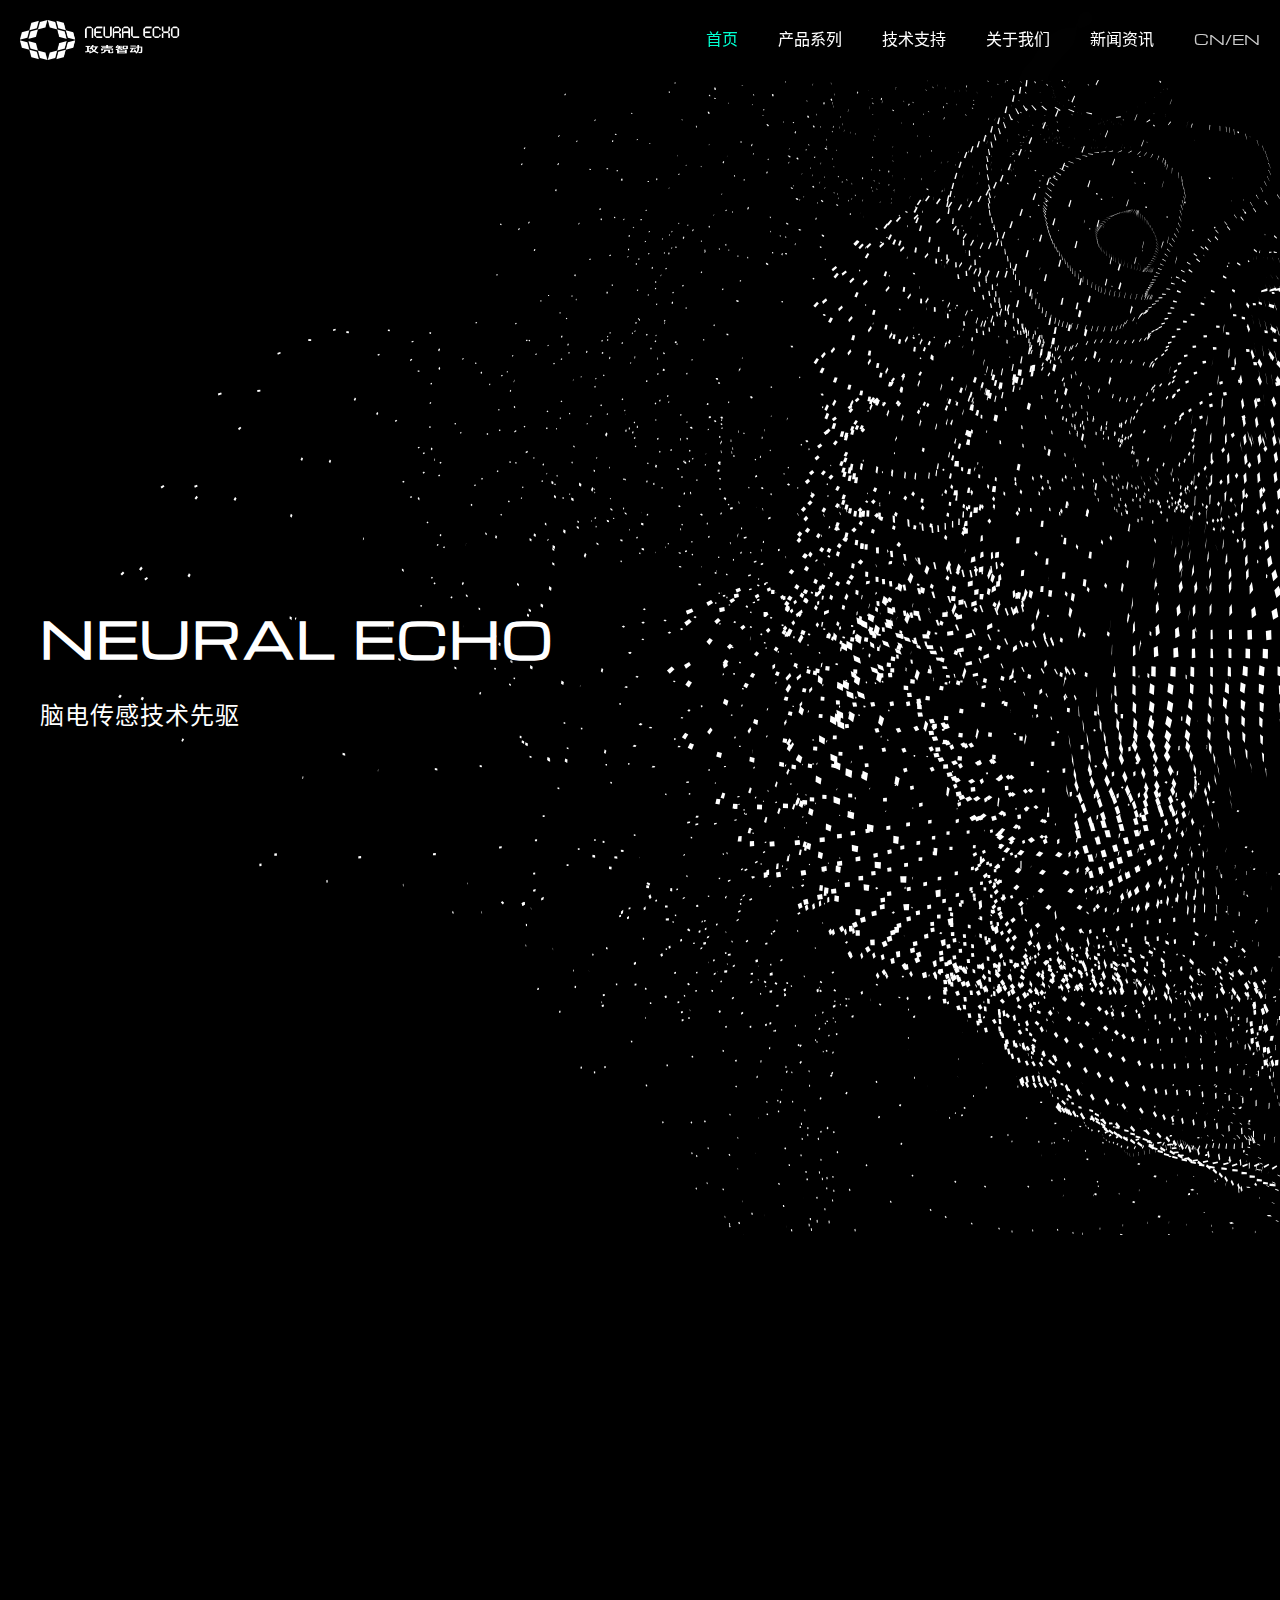
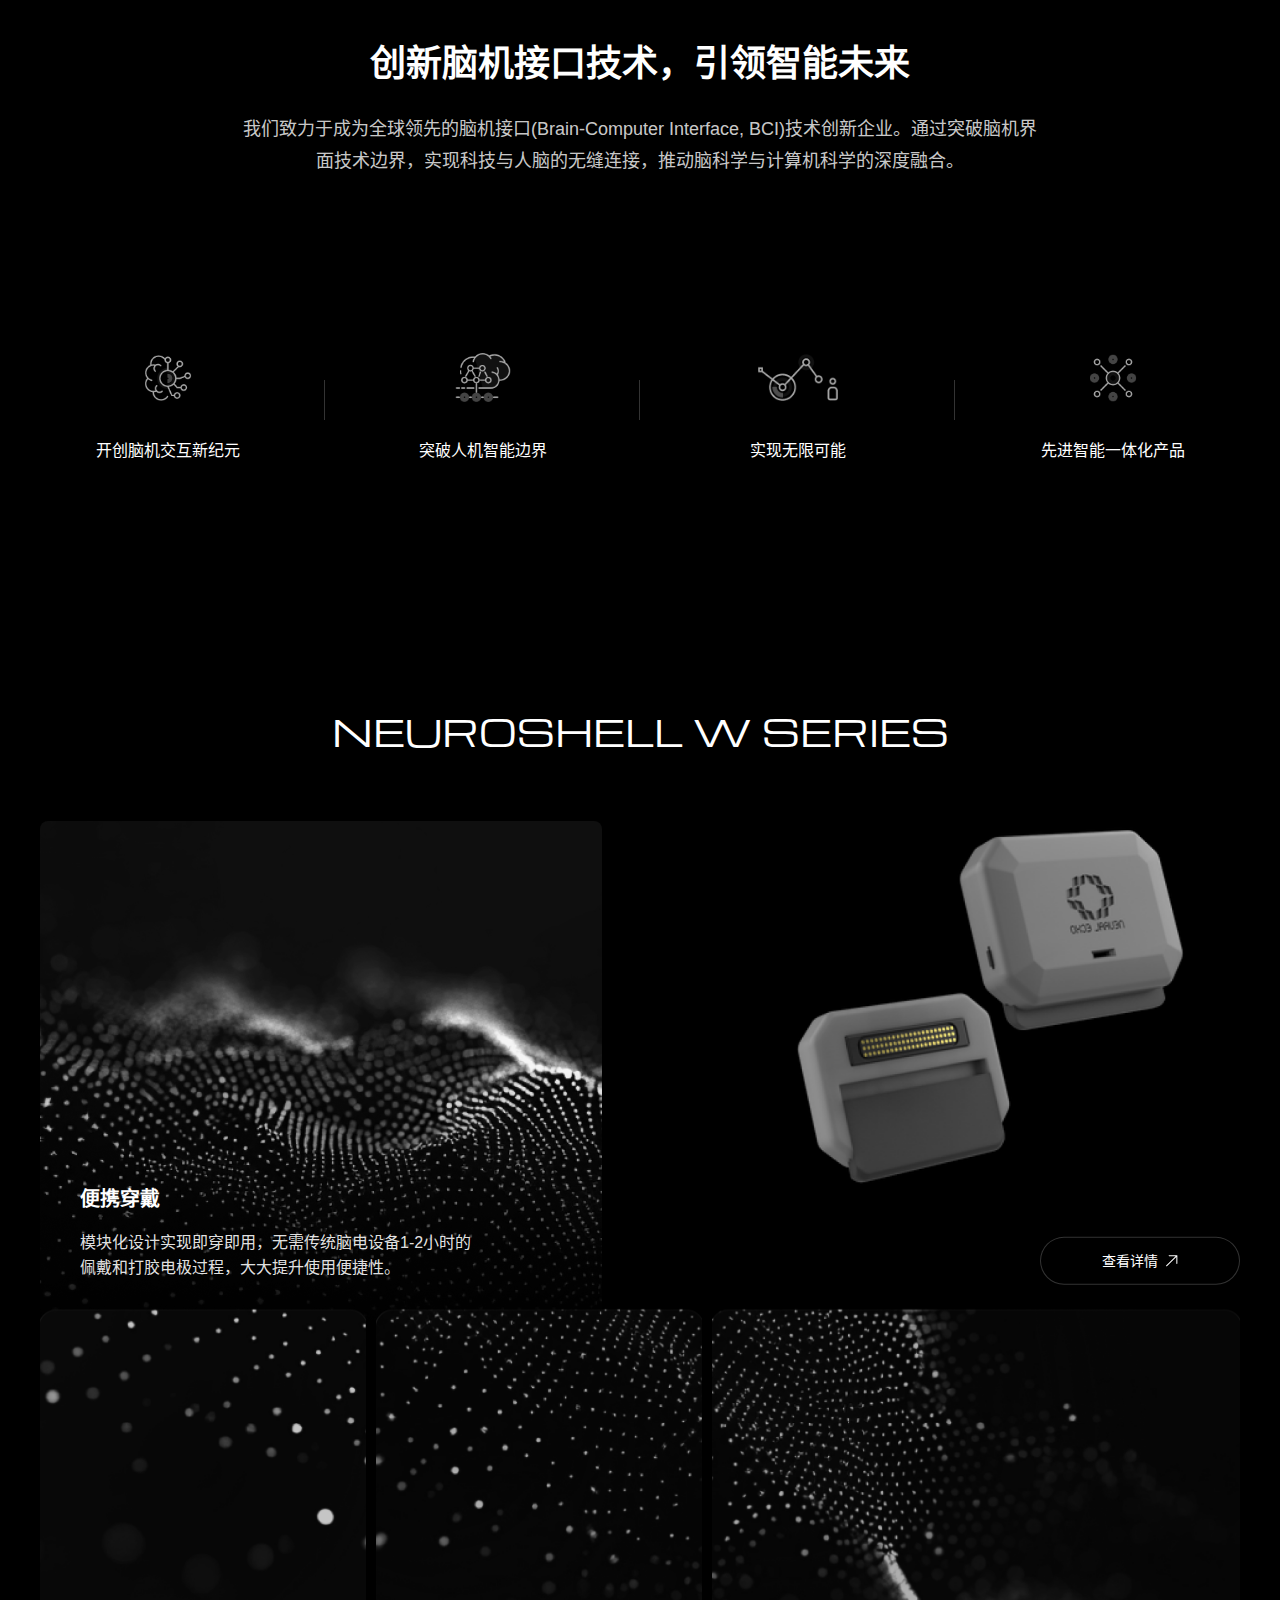
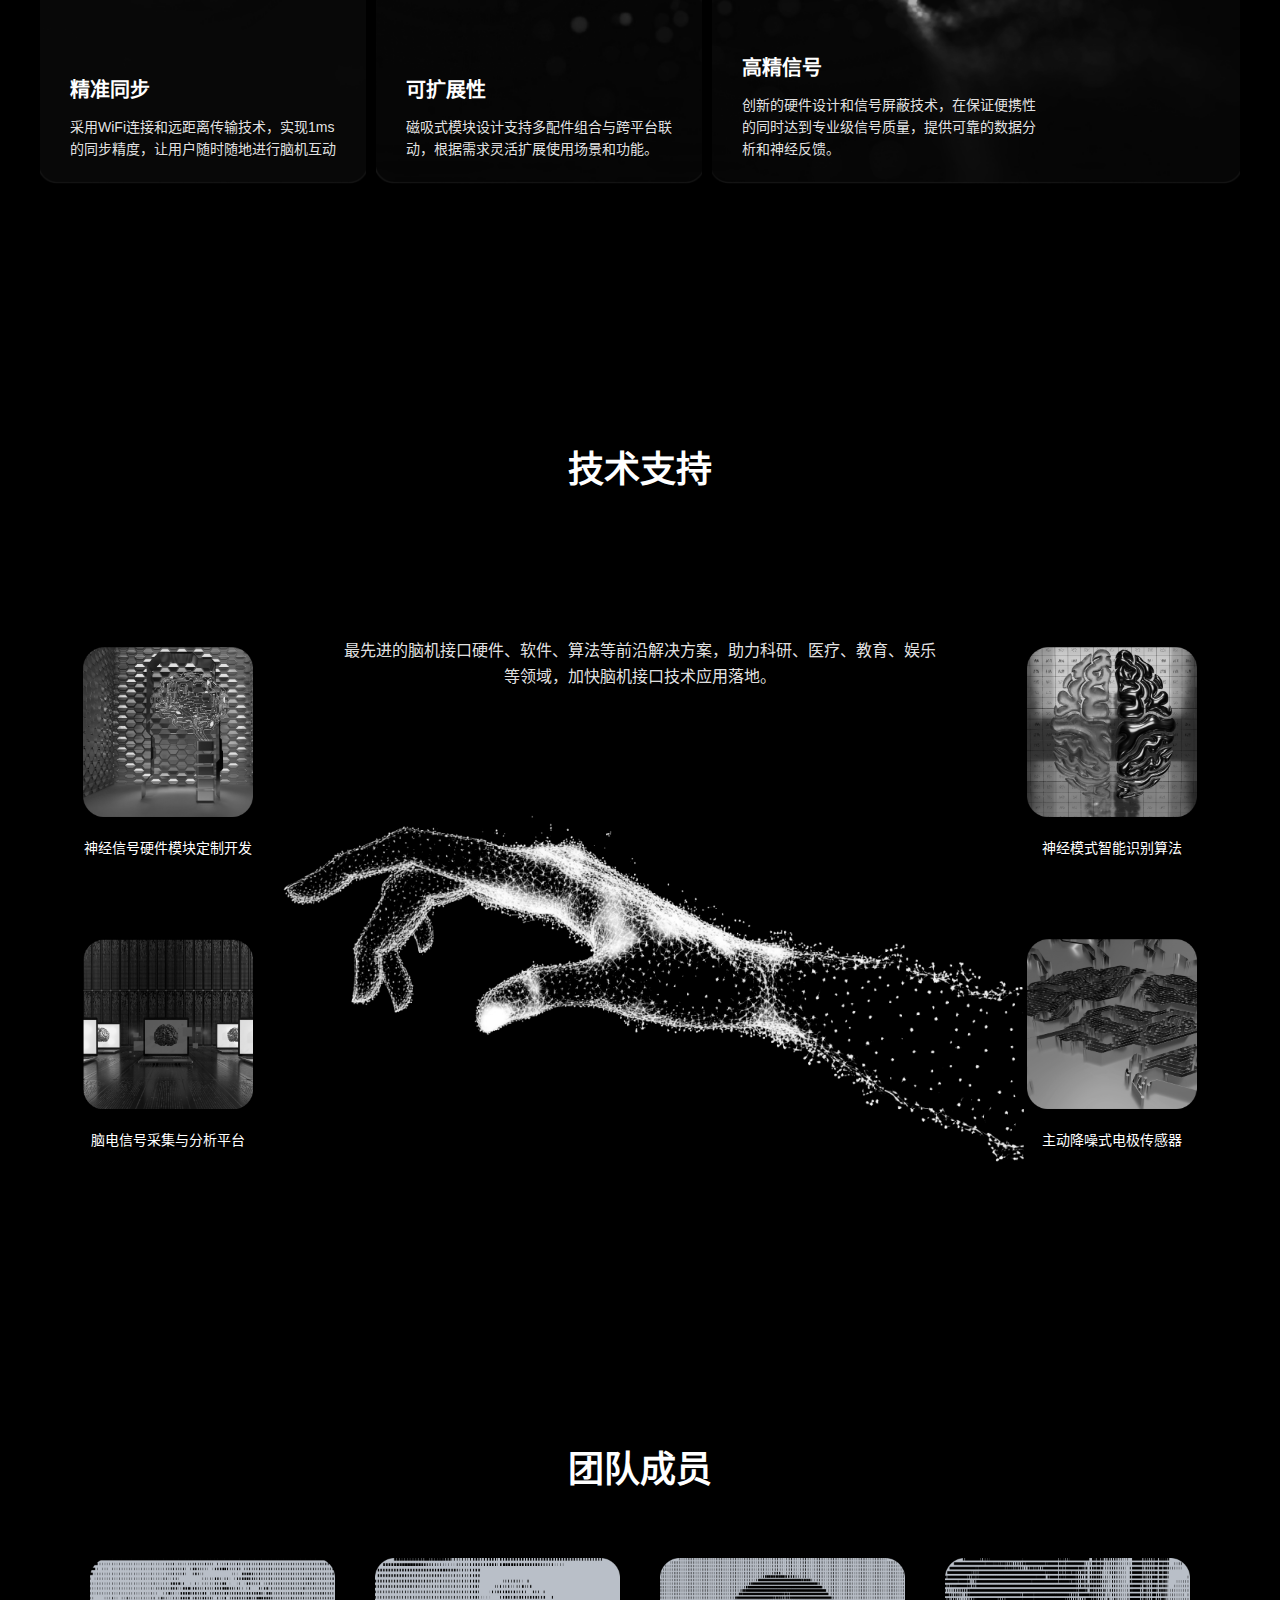
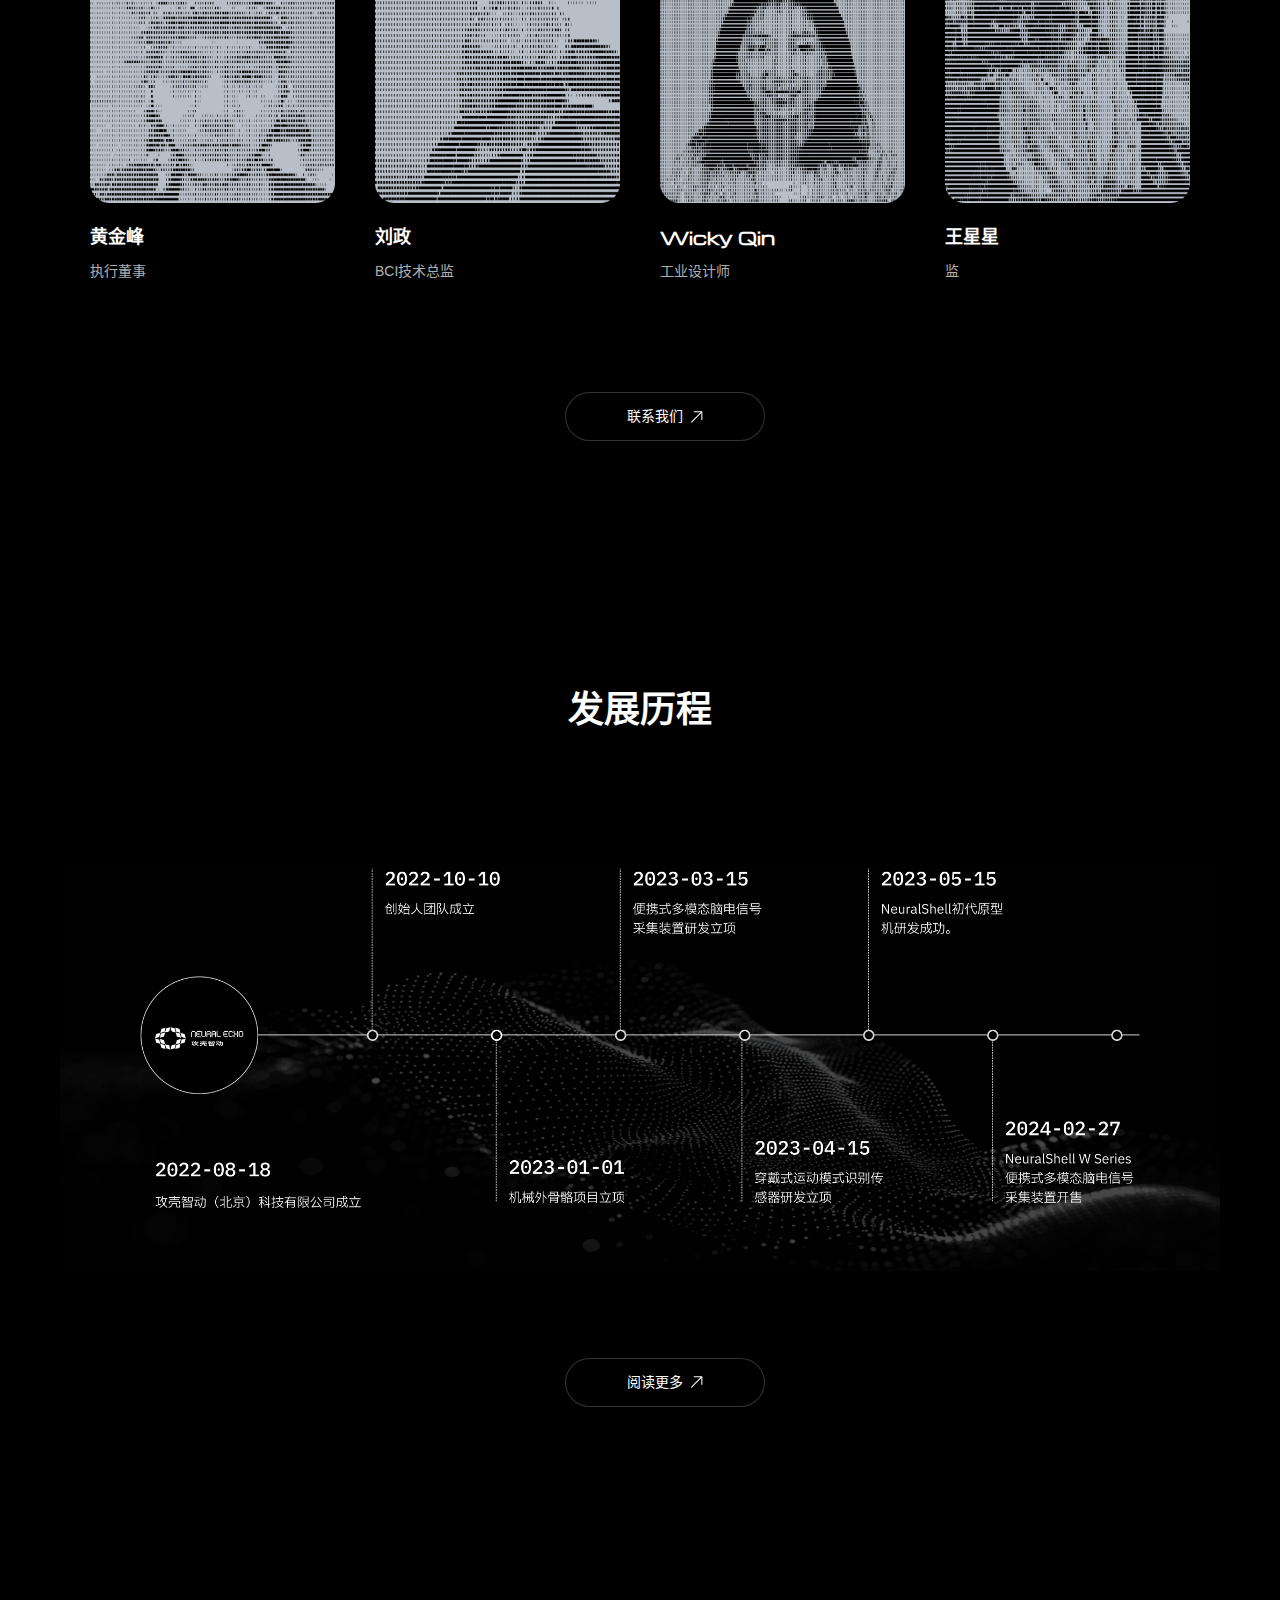
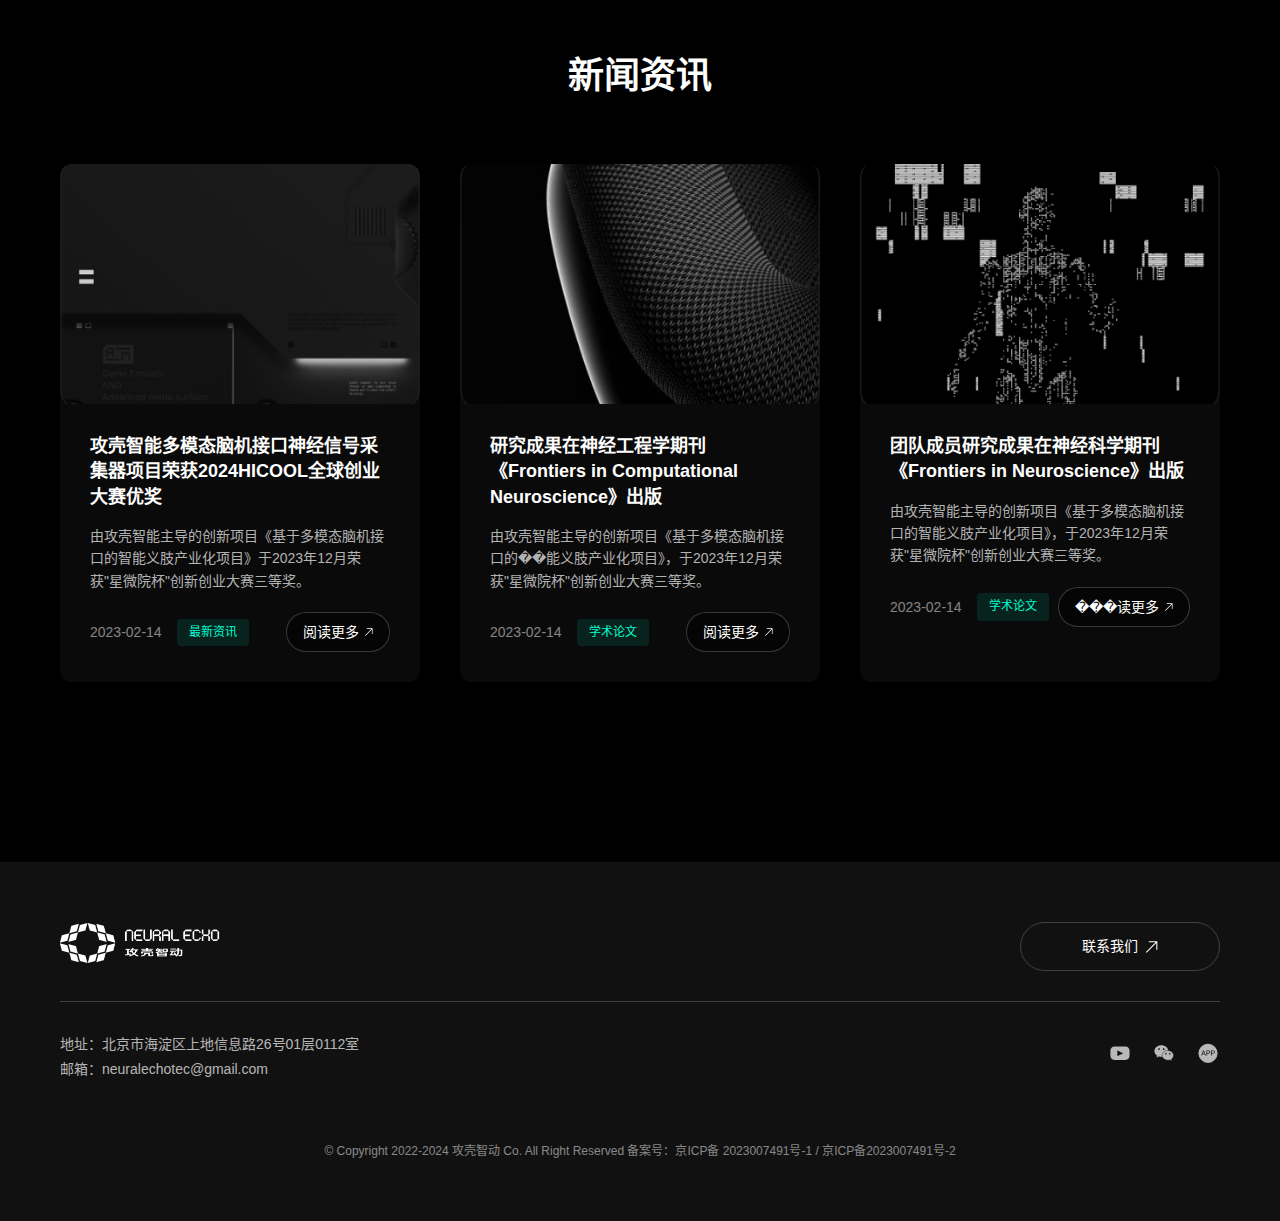
<file: index.html>
<!DOCTYPE html>
<html lang="zh-CN">
<head>
    <meta charset="UTF-8">
    <meta name="viewport" content="width=device-width, initial-scale=1.0">
    <title>Neural Echo - 智能科技解决方案</title>
    <link rel="stylesheet" href="css/style.css">
</head>
<body class="dark-theme index-page">
    <!-- 导航栏 -->
    <nav class="navbar">
        <div class="container">
            <div class="logo">
                <a href="index.html">
                    <img src="images/logo.png" alt="Neural Echo">
                </a>
            </div>
            <ul class="nav-links">
                <li><a href="index.html" class="active" data-i18n="nav.home">首页</a></li>
                <li><a href="products.html" data-i18n="nav.products">产品系列</a></li>
                <li><a href="technology.html" data-i18n="nav.technology">技术支持</a></li>
                <li><a href="about.html" data-i18n="nav.about">关于我们</a></li>
                <li><a href="news.html" data-i18n="nav.news">新闻资讯</a></li>
                <li><a href="#" class="lang-switch" data-lang="zh">CN/EN</a></li>
            </ul>
        </div>
    </nav>

    <!-- Hero区域 -->
    <section id="hero" class="hero hero-index">
        <div class="container">
            <div class="hero-header">
                <div class="hero-left">
                    <h1 class="hero-title en">NEURAL ECHO</h1>
                    <p class="hero-subtitle" data-i18n="index.hero.subtitle">脑电传感技术先驱</p>
                </div>
            </div>
        </div>
    </section>

    <!-- Slogan区域 -->
    <section class="slogan-section">
        <div class="container">
            <div class="slogan-content">
                <h2 class="main-slogan" data-i18n="index.hero.mainSlogan">创新脑机接口技术，引领智能未来</h2>
                <p class="sub-slogan" data-i18n="index.hero.subSlogan">我们致力于成为全球领先的脑机接口(Brain-Computer Interface, BCI)技术创新企业。通过突破脑机界面技术边界，实现科技与人脑的无缝连接，推动脑科学与计算机科学的深度融合。我们将持续创新，开发领先产品和解决方案，为人类开启智能联的崭新未来。</p>
            </div>
        </div>
    </section>

    <!-- 特点介绍 -->
    <section class="features">
        <div class="container">
            <div class="features-grid">
                <div class="feature-item">
                    <div class="feature-icon feature-icon-1"></div>
                    <p data-i18n="index.features.title1">开创脑机交互新纪元</p>
                </div>
                <div class="feature-item">
                    <div class="feature-icon feature-icon-2"></div>
                    <p data-i18n="index.features.title2">突破人机智能边界</p>
                </div>
                <div class="feature-item">
                    <div class="feature-icon feature-icon-3"></div>
                    <p data-i18n="index.features.title3">实现无限可能</p>
                </div>
                <div class="feature-item">
                    <div class="feature-icon feature-icon-4"></div>
                    <p data-i18n="index.features.title4">先进智能一体化产品</p>
                </div>
            </div>
        </div>
    </section>

    <!-- 产品展示 -->
    <section id="products" class="products">
        <div class="container">
            <h2 class="en">NEUROSHELL W SERIES</h2>
            <div class="product-showcase">
                <!-- 左侧大图 -->
                <div class="product-main">
                    <div class="product-image main-image">
                        <!-- 波浪粒子背景图 -->
                    </div>
                    <div class="product-overlay">
                        <h3 data-i18n="index.products.title">便携穿戴</h3>
                        <p data-i18n="index.products.desc">模块化设计实现即穿即用，无需传统脑电设备1-2小时的佩戴和打胶电极过程，大大提升使用便捷性。</p>
                    </div>
                </div>
                <!-- 右侧产品图和按钮 -->
                <div class="product-right">
                    <div class="product-device">
                        <!-- 产品实物图 -->
                    </div>
                    <a href="products.html" class="view-more" data-i18n="index.products.viewMore">查看详情</a>
                </div>
            </div>
            <!-- 底部三个特性说明 -->
            <div class="product-features">
                <div class="feature-box">
                    <div class="feature-image"></div>
                    <div class="feature-content">
                        <h3 data-i18n="index.products.features.precision.title">精准同步</h3>
                        <p data-i18n="index.products.features.precision.desc">采用WiFi连接和远距离传输技术，实现1ms的同步精度，让用户随时随地进行脑机互动</p>
                    </div>
                </div>
                <div class="feature-box">
                    <div class="feature-image">
                        <!-- 可扩展性背景图 -->
                    </div>
                    <div class="feature-content">
                        <h3>可扩展性</h3>
                        <p>磁吸式模块设计支持多配件组合与跨平台联动，根据需求灵活扩展使用场景和功能。</p>
                    </div>
                </div>
                <div class="feature-box">
                    <div class="feature-image">
                        <!-- 高精信号背景图 -->
                    </div>
                    <div class="feature-content">
                        <h3>高精信号</h3>
                        <p>创新的硬件设计和信号屏蔽技术，在保证便携性的同时达到专业级信号质量，提供可靠的数据分析和神经反馈。</p>
                    </div>
                </div>
            </div>
        </div>
    </section>

    <!-- 技术支持 -->
    <section id="technology" class="technology">
        <div class="container">
            <h2 data-i18n="index.technology.title">技术支持</h2>
            <div class="tech-content">
                <div class="tech-left">
                    <div class="tech-item">
                        <div class="tech-image small-image-1"></div>
                        <p data-i18n="index.technology.tech1">神经信号硬件模块定制开发</p>
                    </div>
                    <div class="tech-item">
                        <div class="tech-image small-image-2"></div>
                        <p>脑电信号采集与分析平台</p>
                    </div>
                </div>
                <div class="tech-center">
                    <div class="tech-main-image"></div>
                    <p data-i18n="index.technology.desc">最先进的脑机接口硬件、软件、算法等前沿解决方案，助力科研、医疗、教育、娱乐等领域，加快脑机接口技术应用落地。</p>
                </div>
                <div class="tech-right">
                    <div class="tech-item">
                        <div class="tech-image small-image-3"></div>
                        <p>神经模式智能识别算法</p>
                    </div>
                    <div class="tech-item">
                        <div class="tech-image small-image-4"></div>
                        <p>主动降噪式电极传感器</p>
                    </div>
                </div>
            </div>
        </div>
    </section>

    <!-- 团队展示 -->
    <section class="team">
        <div class="container">
            <h2>团队成员</h2>
            <div class="team-grid">
                <div class="team-member">
                    <div class="member-image member-1"></div>
                    <h3 data-i18n="index.team.members.member1.name">黄金峰</h3>
                    <p data-i18n="index.team.members.member1.position">执行董事</p>
                </div>
                <div class="team-member">
                    <div class="member-image member-2"></div>
                    <h3>刘政</h3>
                    <p>BCI技术总监</p>
                </div>
                <div class="team-member">
                    <div class="member-image member-3"></div>
                    <h3 class="en">Wicky Qin</h3>
                    <p>工业设计师</p>
                </div>
                <div class="team-member">
                    <div class="member-image member-4"></div>
                    <h3>王星星</h3>
                    <p>监</p>
                </div>
            </div>
            <div class="team-button">
                <a href="about.html#contact" class="view-more">联系我们</a>
            </div>
        </div>
    </section>

    <!-- 发展历程 -->
    <section class="timeline">
        <div class="container">
            <h2>发展历程</h2>
            <div class="timeline-container">
                <div class="timeline-image"></div>
            </div>
            <div class="timeline-button">
                <a href="about.html" class="view-more">阅读更多</a>
            </div>
        </div>
    </section>

    <!-- 新闻资讯 -->
    <section id="news" class="news">
        <div class="container">
            <h2>新闻资讯</h2>
            <div class="news-grid">
                <div class="news-item">
                    <div class="news-image news-1"></div>
                    <div class="news-content">
                        <h3>攻壳智能多模态脑机接口神经信号采集器项目荣获2024HICOOL全球创业大赛优奖</h3>
                        <p>由攻壳智能主导的创新项目《基于多模态脑机接口的智能义肢产业化项目》于2023年12月荣获"星微院杯"创新创业大赛三等奖。</p>
                        <div class="news-meta">
                            <div class="meta-left">
                                <span class="date" data-i18n="index.news.meta.date">2023-02-14</span>
                                <span class="tag" data-i18n="index.news.meta.latest">最新资讯</span>
                            </div>
                            <a href="#" class="view-more" data-i18n="index.news.meta.readMore">阅读更多</a>
                        </div>
                    </div>
                </div>
                <div class="news-item">
                    <div class="news-image news-2"></div>
                    <div class="news-content">
                        <h3>研究成果在神经工程学期刊《Frontiers in Computational Neuroscience》出版</h3>
                        <p>由攻壳智能主导的创新项目《基于多模态脑机接口的��能义肢产业化项目》，于2023年12月荣获"星微院杯"创新创业大赛三等奖。</p>
                        <div class="news-meta">
                            <div class="meta-left">
                                <span class="date">2023-02-14</span>
                                <span class="tag">学术论文</span>
                            </div>
                            <a href="#" class="view-more">阅读更多</a>
                        </div>
                    </div>
                </div>
                <div class="news-item">
                    <div class="news-image news-3"></div>
                    <div class="news-content">
                        <h3>团队成员研究成果在神经科学期刊《Frontiers in Neuroscience》出版</h3>
                        <p>由攻壳智能主导的创新项目《基于多模态脑机接口的智能义肢产业化项目》，于2023年12月荣获"星微院杯"创新创业大赛三等奖。</p>
                        <div class="news-meta">
                            <div class="meta-left">
                                <span class="date">2023-02-14</span>
                                <span class="tag">学术论文</span>
                            </div>
                            <a href="#" class="view-more">���读更多</a>
                        </div>
                    </div>
                </div>
            </div>
        </div>
    </section>

    <!-- 页脚 -->
    <footer>
        <div class="container">
            <div class="footer-top">
                <div class="footer-logo">
                    <img src="images/logo.png" alt="Neural Echo">
                </div>
                <a href="about.html#contact" class="view-more">联系我们</a>
            </div>
            <div class="footer-divider"></div>
            <div class="footer-content">
                <div class="footer-info">
                    <p data-i18n="common.address">地址：北京市海淀区上地信息路26号01层0112室</p>
                    <p data-i18n="common.email">邮箱：neuralechotec@gmail.com</p>
                </div>
                <div class="social-links">
                    <a href="#" class="social-link"><img src="images/social-youtube.svg" alt="YouTube"></a>
                    <a href="#" class="social-link"><img src="images/social-wechat.svg" alt="WeChat"></a>
                    <a href="#" class="social-link"><img src="images/social-bilibili.svg" alt="Bilibili"></a>
                </div>
            </div>
            <div class="footer-bottom">
                <p data-i18n="common.copyright">© Copyright 2022-2024 攻壳智能 Co. All Right Reserved 备案号：京ICP备 2023007491号-1 / 京ICP备2023007491号-2</p>
            </div>
        </div>
    </footer>

    <script src="js/i18n.js"></script>
    <script src="js/main.js"></script>
</body>
</html>
</file>
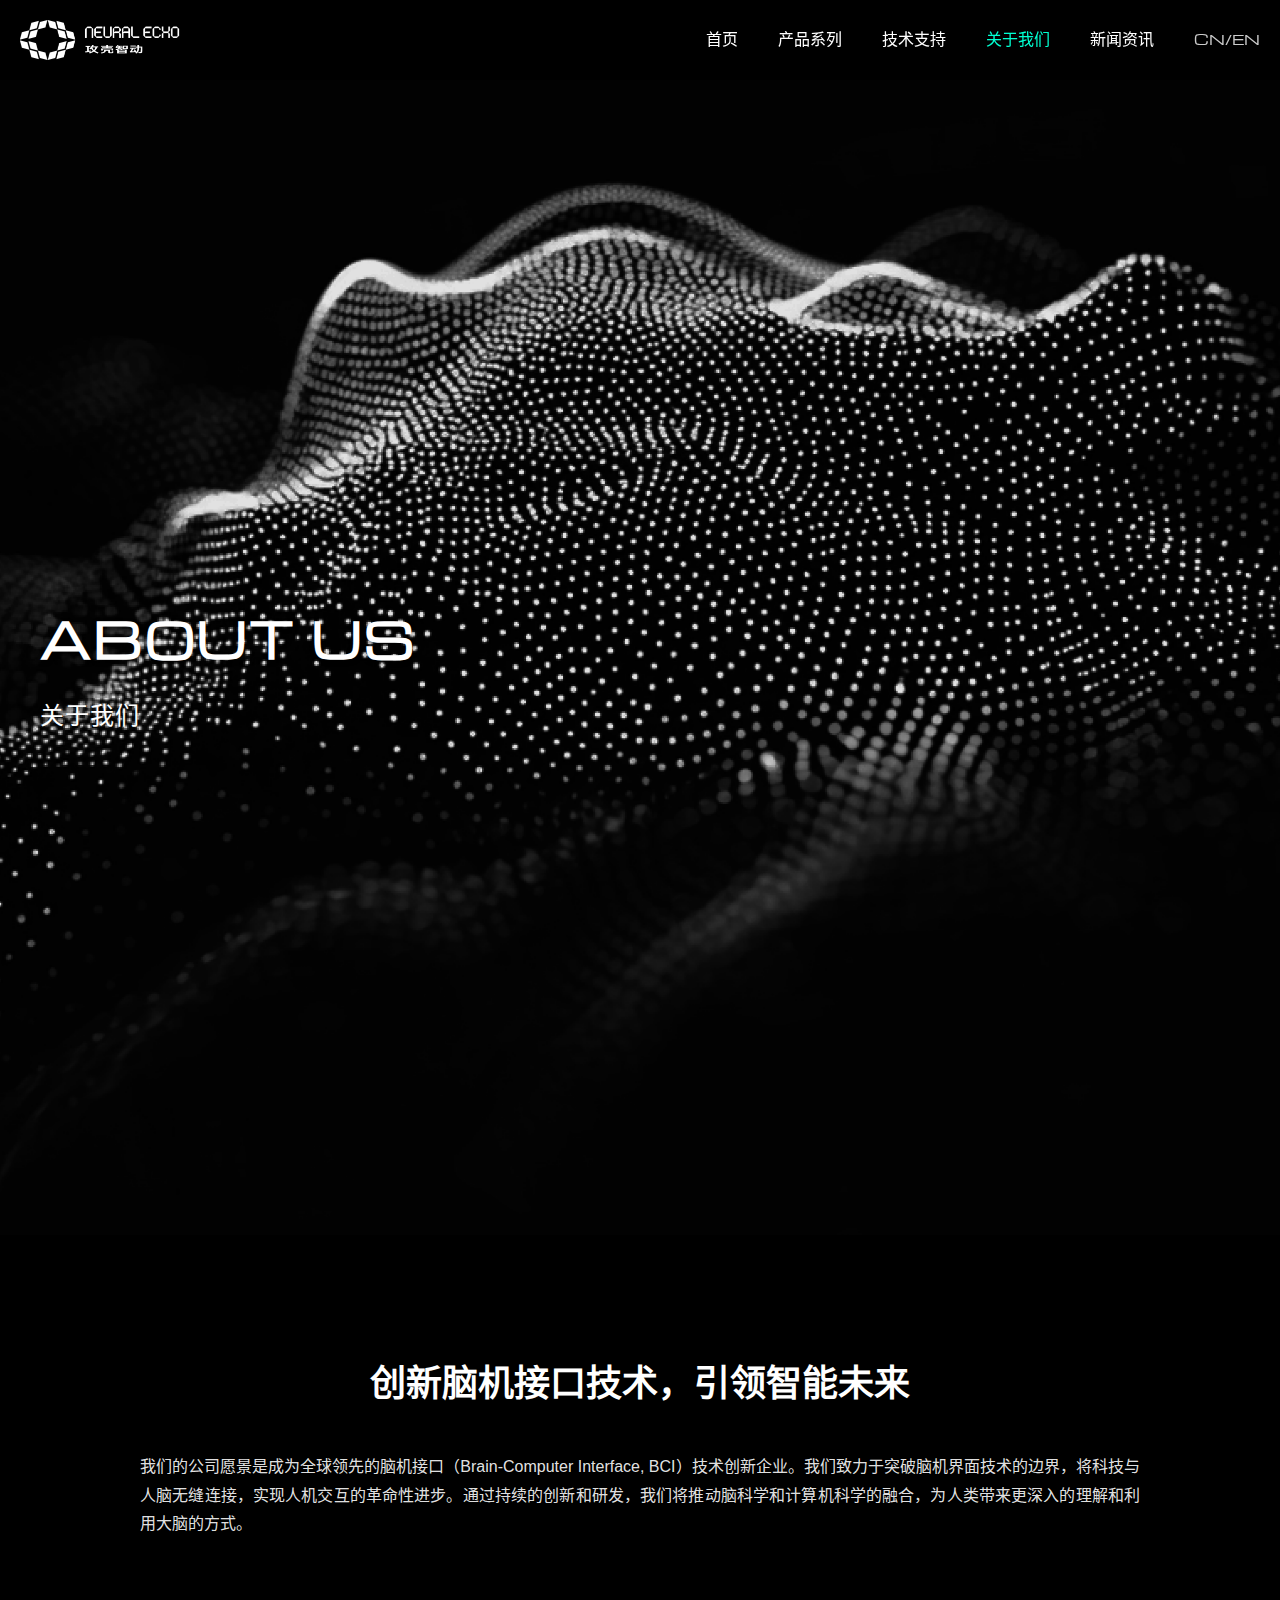
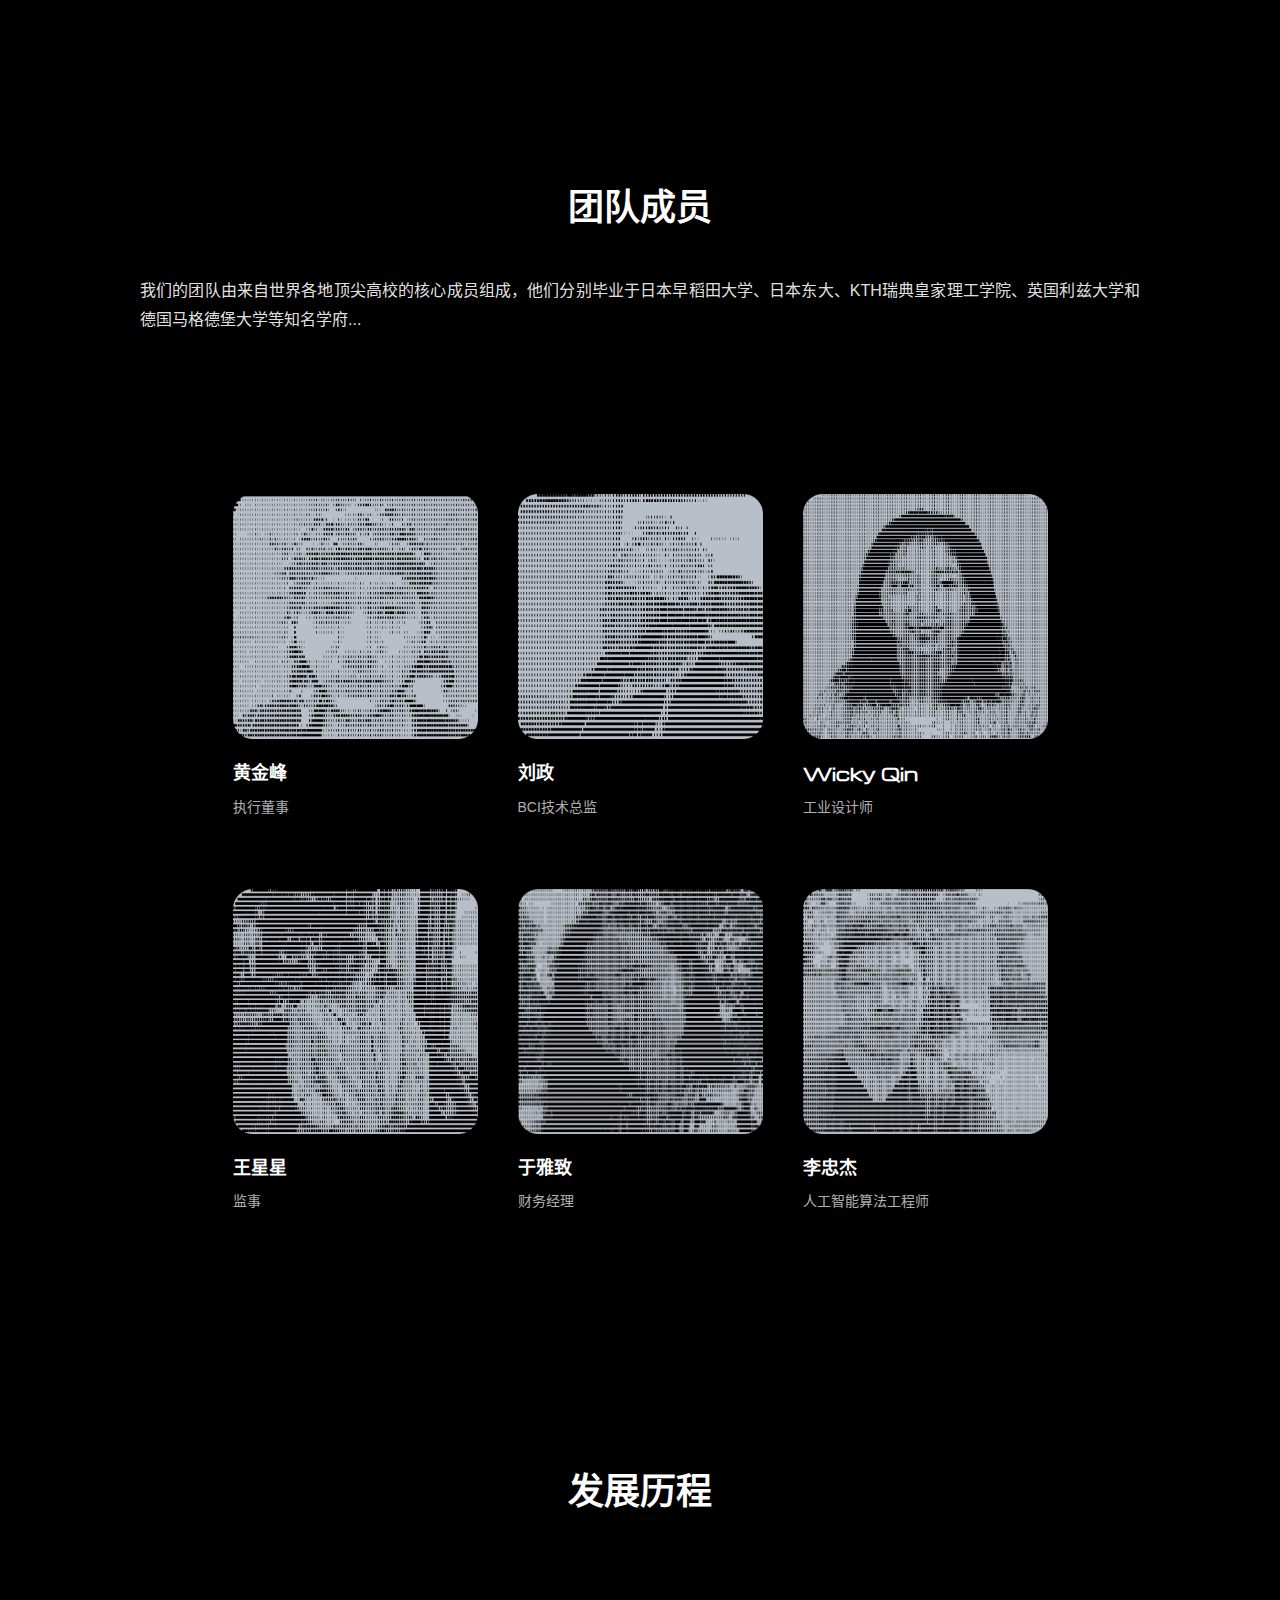
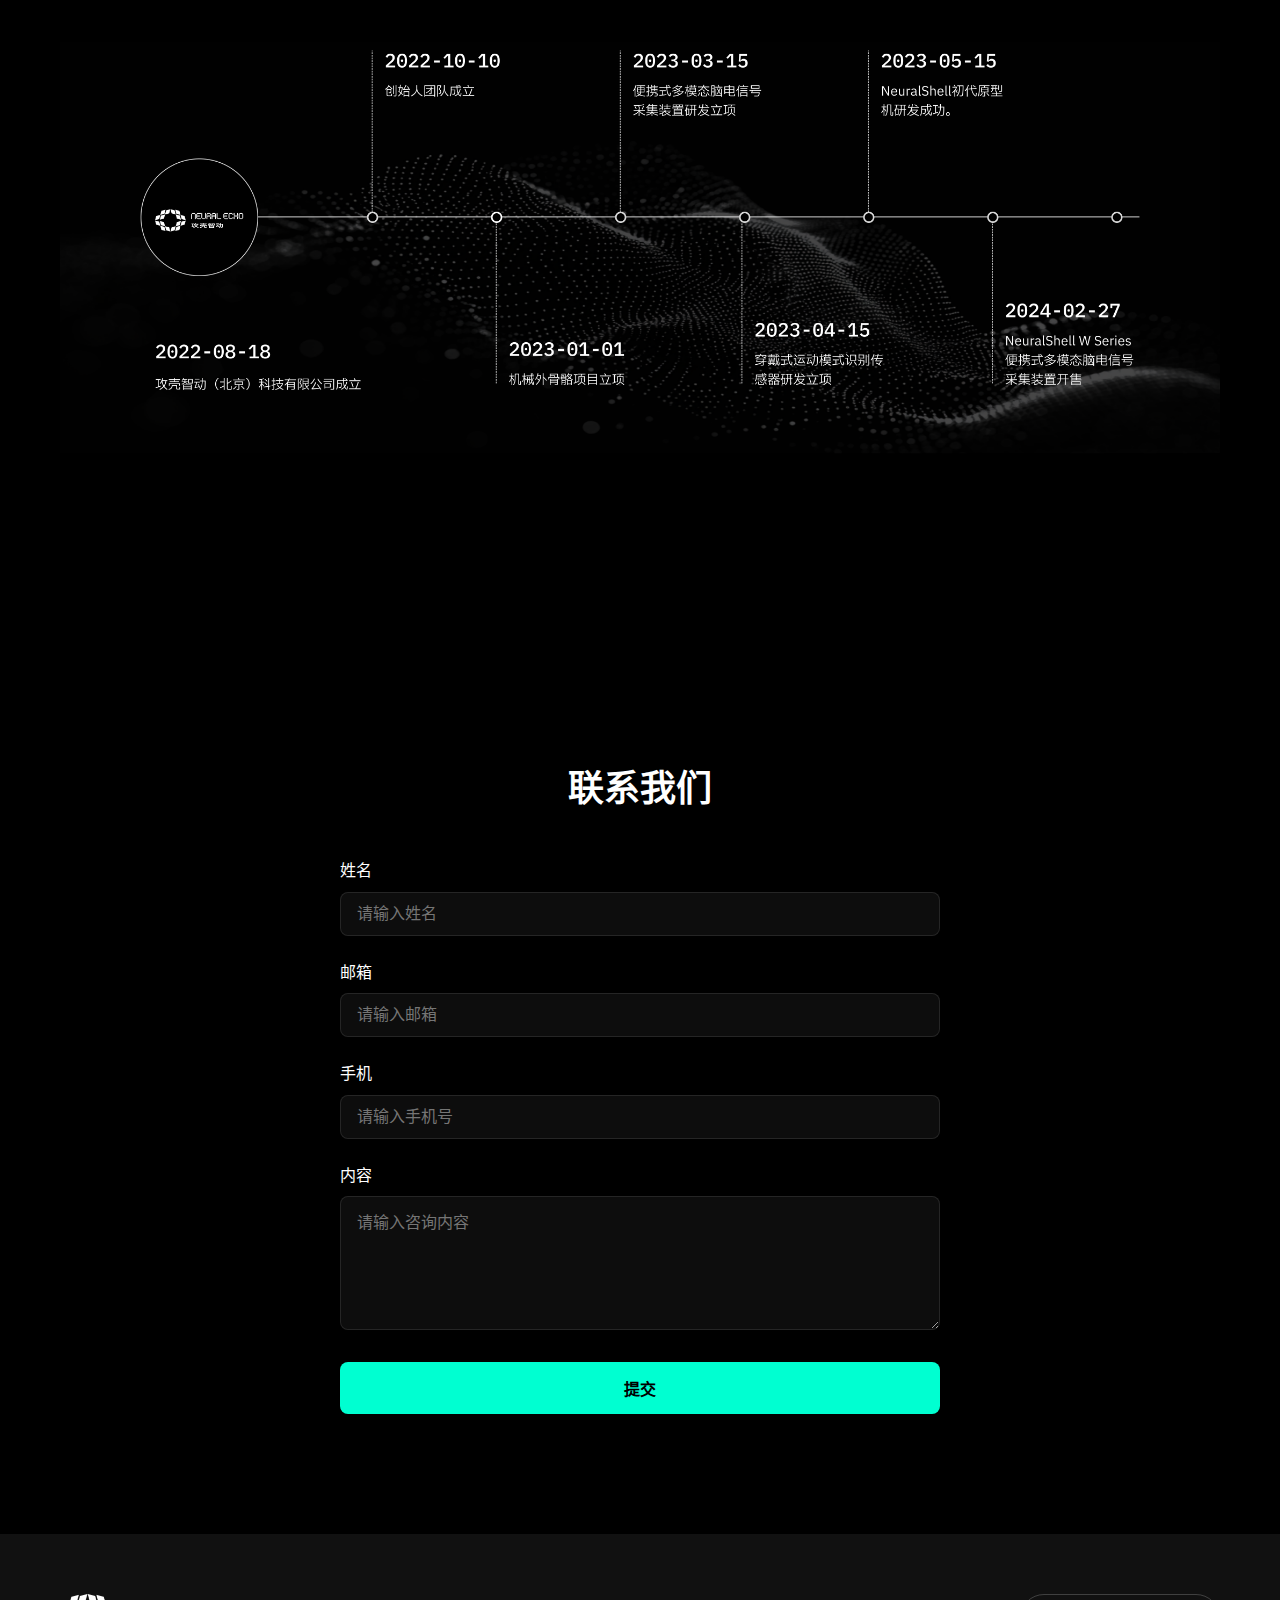
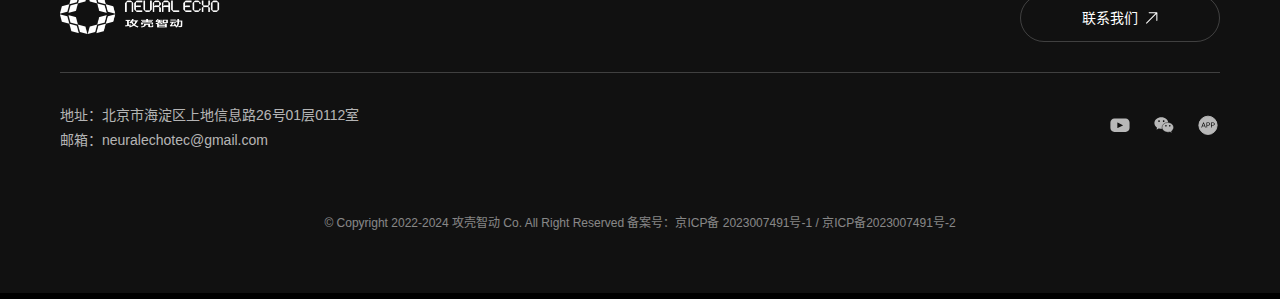
<file: about.html>
<!DOCTYPE html>
<html lang="zh-CN">
<head>
    <meta charset="UTF-8">
    <meta name="viewport" content="width=device-width, initial-scale=1.0">
    <title>关于我们 - Neural Echo</title>
    <link rel="stylesheet" href="css/style.css">
</head>
<body class="dark-theme about-page">
    <!-- 导航栏 -->
    <nav class="navbar">
        <div class="container">
            <div class="logo">
                <a href="index.html">
                    <img src="images/logo.png" alt="Neural Echo">
                </a>
            </div>
            <ul class="nav-links">
                <li><a href="index.html">首页</a></li>
                <li><a href="products.html">产品系列</a></li>
                <li><a href="technology.html">技术支持</a></li>
                <li><a href="about.html" class="active">关于我们</a></li>
                <li><a href="news.html">新闻资讯</a></li>
                <li><a href="#" class="lang-switch">CN/EN</a></li>
            </ul>
        </div>
    </nav>

    <!-- Hero区域 -->
    <section id="hero" class="hero hero-about">
        <div class="container">
            <div class="hero-header">
                <div class="hero-left">
                    <h1 class="hero-title en">ABOUT US</h1>
                    <p class="hero-subtitle">关于我们</p>
                </div>
            </div>
        </div>
    </section>

    <!-- 公司愿景 -->
    <section class="company-vision">
        <div class="container">
            <h2 data-i18n="about.vision.title">创新脑机接口技术，引领智能未来</h2>
            <p class="vision-text" data-i18n="about.vision.desc">
                我们的公司愿景是成为全球领先的脑机接口（Brain-Computer Interface, BCI）技术创新企业。我们致力于突破脑机界面技术的边界，将科技与人脑无缝连接，实现人机交互的革命性进步。通过持续的创新和研发，我们将推动脑科学和计算机科学的融合，为人类带来更深入的理解和利用大脑的方式。我们的愿景是通过开发领先的产品和解决方案，改善人们的生活质量，并为未来创造一个智能、和谐的科技世界。
            </p>
        </div>
    </section>

    <!-- 公司使命 -->
    <section class="company-vision">
        <div class="container">
            <h2 data-i18n="about.team.title">团队成员</h2>
            <p class="vision-text" data-i18n="about.team.desc">
                我们的团队由来自世界各地顶尖高校的核心成员组成，他们分别毕业于日本早稻田大学、日本大学、KTH瑞典皇家理工学院、英国利兹大学和德国马格德堡大学等知名学府。每位团队成员都拥有广泛而深入的专业学科背景，涵盖了多个相关领域。他们的专业涉及神经科学、计算机科学、人机交互、生物医学工程等，为团队提供了多元化的技术和知识支持。他们在各自领域内取得了丰硕的学术成果，发表了多篇重要的科研论文，积累了丰富的研究经验。我们的团队注重合作与创新，致力于将前沿的科学知识与实际应用相结合。通过紧密的合作和深入的交流，我们能够充分发挥团队成员的专业优势，共同攻克技术难题，推动项目的发展和创新。我们追求卓越，始终保持着对科学的热情和追求，不断追寻突破和创新的机会。作为一个团结、富有创造力的团队，我们相信团队成员的协同合作和共同努力是实现我们共同目标的关键。我们将持续努力，不断提升自身能力，为客户提供最优质的解决方案和技术支持。我们以开放的心态迎接挑战，期待为社会和人类带来积极的影响和变革。
            </p>
        </div>
    </section>

    <!-- 团队介绍 -->
    <section class="team">
        <div class="container">
            <div class="team-grid">
                <div class="team-member">
                    <div class="member-image member-1"></div>
                    <h3 data-i18n="about.team.members.member1.name">黄金峰</h3>
                    <p data-i18n="about.team.members.member1.position">执行董事</p>
                </div>
                <div class="team-member">
                    <div class="member-image member-2"></div>
                    <h3 data-i18n="about.team.members.member2.name">刘政</h3>
                    <p data-i18n="about.team.members.member2.position">BCI技术总监</p>
                </div>
                <div class="team-member">
                    <div class="member-image member-3"></div>
                    <h3 class="en" data-i18n="about.team.members.member3.name">Wicky Qin</h3>
                    <p data-i18n="about.team.members.member3.position">工业设计师</p>
                </div>
                <div class="team-member">
                    <div class="member-image member-4"></div>
                    <h3 data-i18n="about.team.members.member4.name">王星星</h3>
                    <p data-i18n="about.team.members.member4.position">监事</p>
                </div>
                <div class="team-member">
                    <div class="member-image member-5"></div>
                    <h3 data-i18n="about.team.members.member5.name">于雅致</h3>
                    <p data-i18n="about.team.members.member5.position">财务经理</p>
                </div>
                <div class="team-member">
                    <div class="member-image member-6"></div>
                    <h3 data-i18n="about.team.members.member6.name">李忠杰</h3>
                    <p data-i18n="about.team.members.member6.position">人工智能算法工程师</p>
                </div>
            </div>
        </div>
    </section>

    <!-- 发展历程 -->
    <section id="timeline" class="timeline">
        <div class="container">
            <h2>发展历程</h2>
            <div class="timeline-container">
                <div class="timeline-image"></div>
            </div>
        </div>
    </section>

    <!-- 联系我们 -->
    <section id="contact" class="contact">
        <div class="container">
            <h2>联系我们</h2>
            <form action="https://api.web3forms.com/submit" method="POST" class="contact-form">
                <input type="hidden" name="access_key" value="f358dd28-811d-4c70-bf08-dbedbed51095">
                <input type="hidden" name="redirect" value="false">
                <input type="checkbox" name="botcheck" class="hidden" style="display: none;">
                <div class="form-group">
                    <label for="name">姓名</label>
                    <input type="text" id="name" name="name" placeholder="请输入姓名" required>
                </div>
                <div class="form-group">
                    <label for="email">邮箱</label>
                    <input type="email" id="email" name="email" placeholder="请输入邮箱" required>
                </div>
                <div class="form-group">
                    <label for="phone">手机</label>
                    <input type="tel" id="phone" name="phone" placeholder="请输入手机号" required>
                </div>
                <div class="form-group">
                    <label for="message">内容</label>
                    <textarea id="message" name="message" placeholder="请输入咨询内容" rows="6" required></textarea>
                </div>
                <button type="submit" class="submit-btn">提交</button>
            </form>
        </div>
    </section>

    <!-- 页脚 -->
    <footer>
        <div class="container">
            <div class="footer-top">
                <div class="footer-logo">
                    <img src="images/logo.png" alt="Neural Echo">
                </div>
                <a href="#contact" class="view-more">联系我们</a>
            </div>
            <div class="footer-divider"></div>
            <div class="footer-content">
                <div class="footer-info">
                    <p>地址：北京市海淀区上地信息路26号01层0112室</p>
                    <p>邮箱：neuralechotec@gmail.com</p>
                </div>
                <div class="social-links">
                    <a href="#" class="social-link"><img src="images/social-youtube.svg" alt="YouTube"></a>
                    <a href="#" class="social-link"><img src="images/social-wechat.svg" alt="WeChat"></a>
                    <a href="#" class="social-link"><img src="images/social-bilibili.svg" alt="Bilibili"></a>
                </div>
            </div>
            <div class="footer-bottom">
                <p>© Copyright 2022-2024 攻壳智动 Co. All Right Reserved 备案号：京ICP备 2023007491号-1 / 京ICP备2023007491号-2</p>
            </div>
        </div>
    </footer>

    <script src="js/i18n.js"></script>
    <script src="js/main.js"></script>
</body>
</html>
</file>
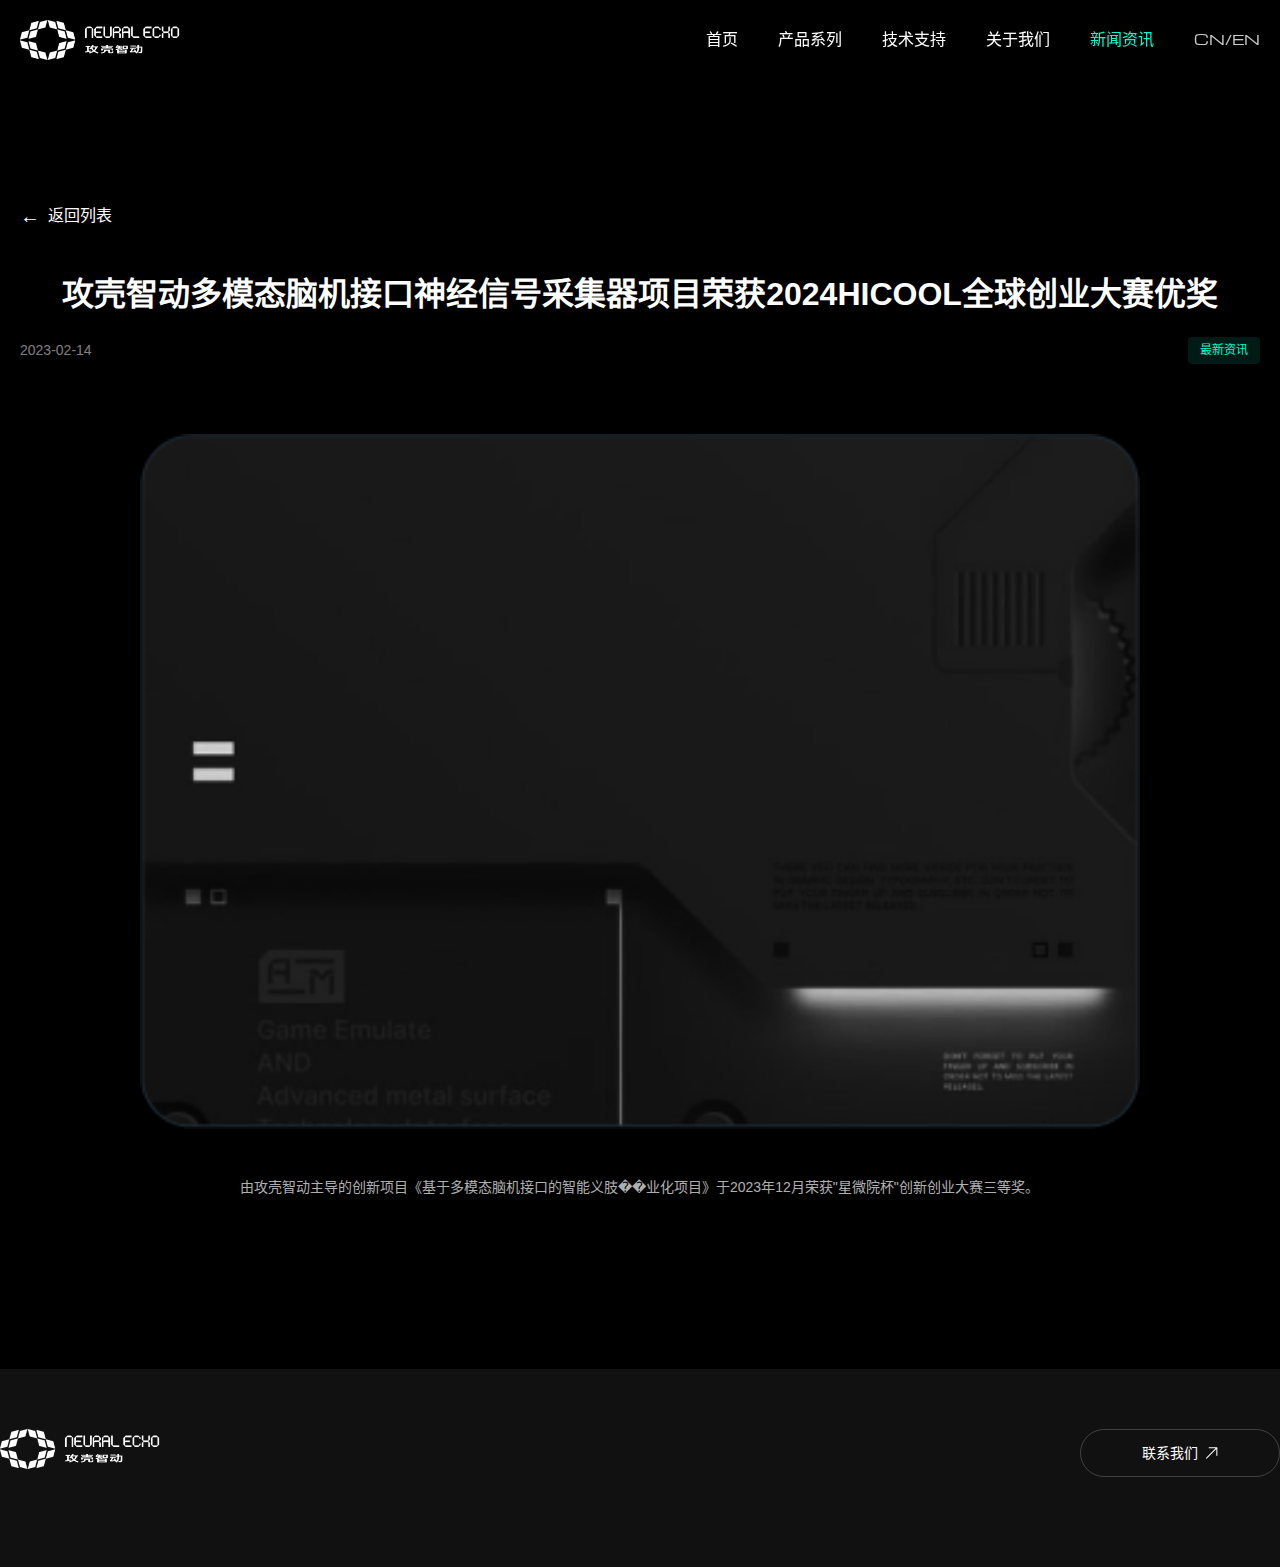
<file: news-detail.html>
<!DOCTYPE html>
<html lang="zh-CN">
<head>
    <meta charset="UTF-8">
    <meta name="viewport" content="width=device-width, initial-scale=1.0">
    <title>新闻详情 - Neural Echo</title>
    <link rel="stylesheet" href="css/style.css">
</head>
<body class="dark-theme news-detail-page">
    <!-- 导航栏 -->
    <nav class="navbar">
        <div class="container">
            <div class="logo">
                <a href="index.html">
                    <img src="images/logo.png" alt="Neural Echo">
                </a>
            </div>
            <ul class="nav-links">
                <li><a href="index.html">首页</a></li>
                <li><a href="products.html">产品系列</a></li>
                <li><a href="technology.html">技术支持</a></li>
                <li><a href="about.html">关于我们</a></li>
                <li><a href="news.html" class="active">新闻资讯</a></li>
                <li><a href="#" class="lang-switch">CN/EN</a></li>
            </ul>
        </div>
    </nav>

    <!-- 新闻详情内容 -->
    <section class="news-detail">
        <div class="container">
            <div class="back-button">
                <a href="news.html" class="back-link">
                    <span class="back-arrow">←</span> 返回列表
                </a>
            </div>
            <div class="news-header">
                <h1 class="news-title">攻壳智动多模态脑机接口神经信号采集器项目荣获2024HICOOL全球创业大赛优奖</h1>
                <div class="news-meta">
                    <span class="date">2023-02-14</span>
                    <span class="tag">最新资讯</span>
                </div>
            </div>
            <div class="news-content">
                <div class="news-cover">
                    <img src="images/news-1.png" alt="新闻封面">
                </div>
                <div class="news-text">
                    <!-- 这里是新闻正文内容 -->
                    <p>由攻壳智动主导的创新项目《基于多模态脑机接口的智能义肢��业化项目》于2023年12月荣获"星微院杯"创新创业大赛三等奖。</p>
                    <!-- 更多段落... -->
                </div>
            </div>
        </div>
    </section>

    <!-- 页脚 -->
    <footer>
        <div class="footer-top">
            <div class="footer-logo">
                <img src="images/logo.png" alt="Neural Echo">
            </div>
            <a href="about.html#contact" class="view-more">联系我们</a>
        </div>
    </footer>
</body>
</html>
</file>
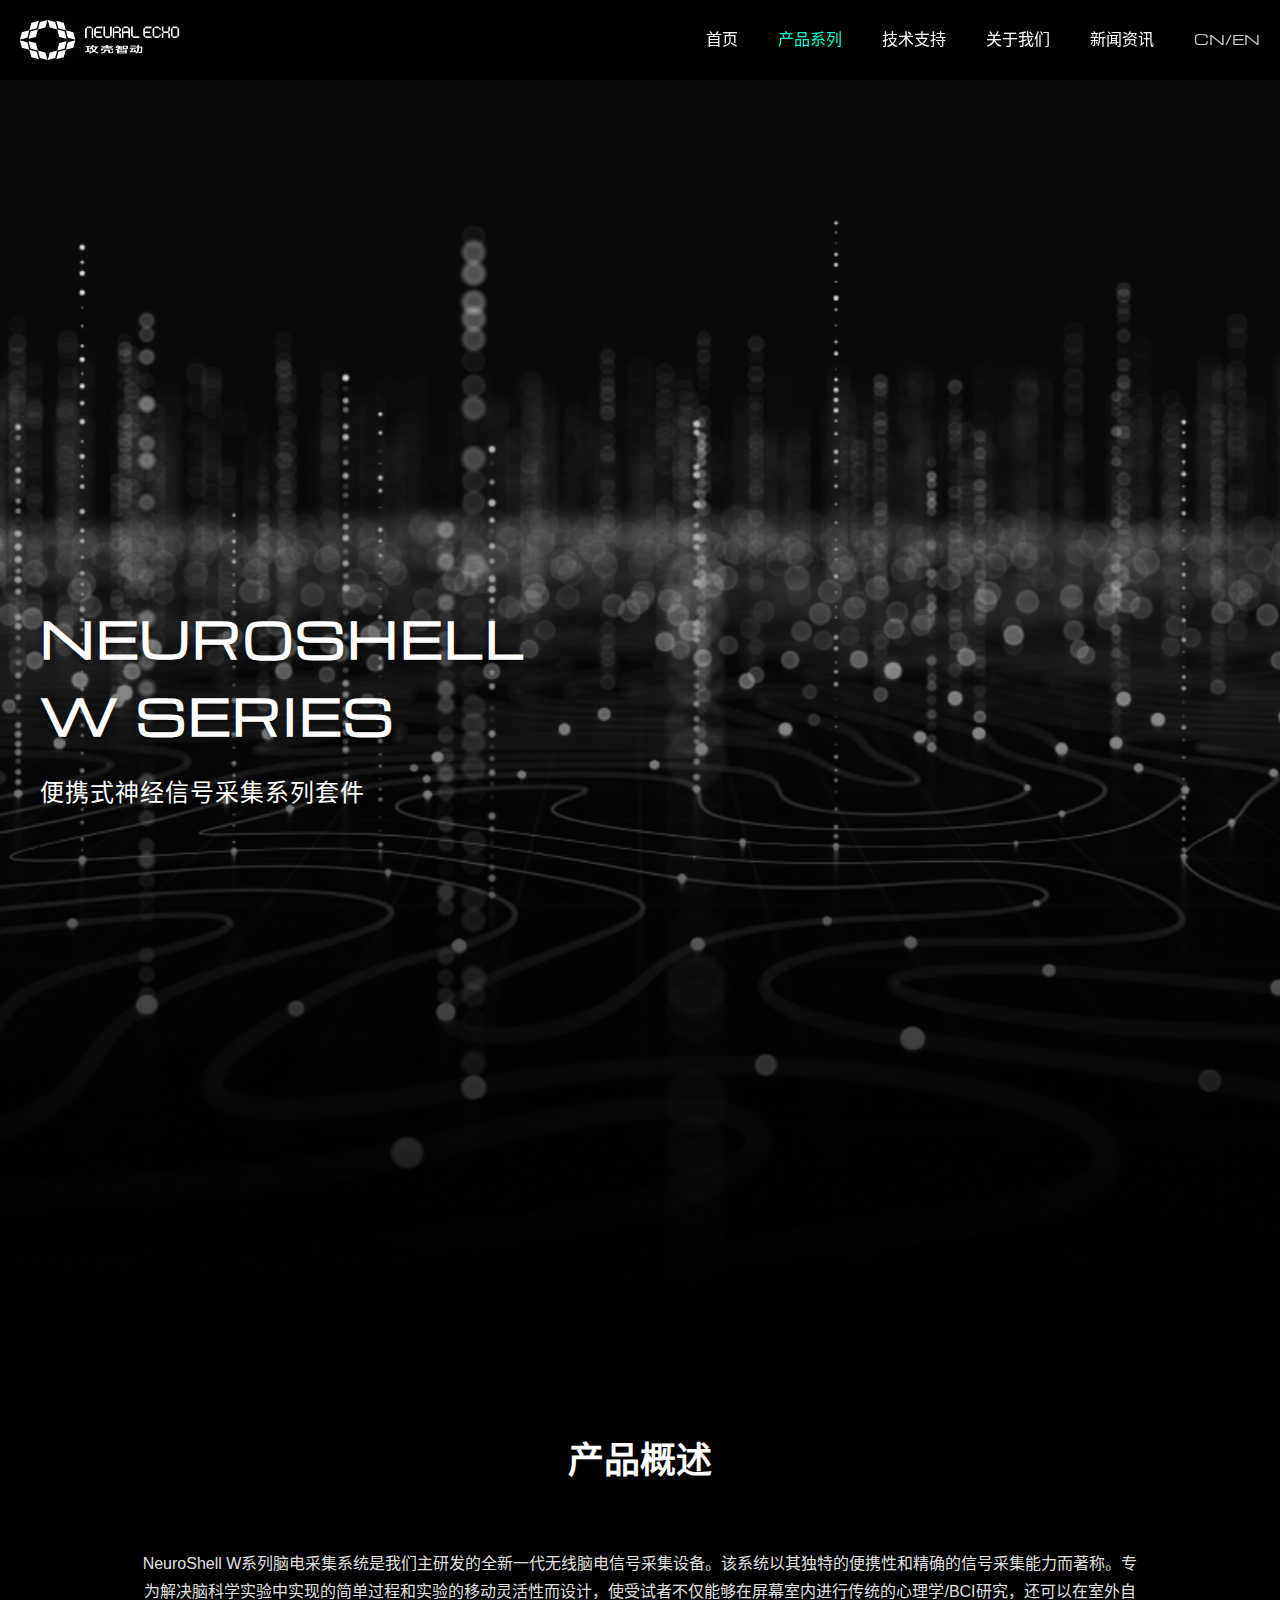
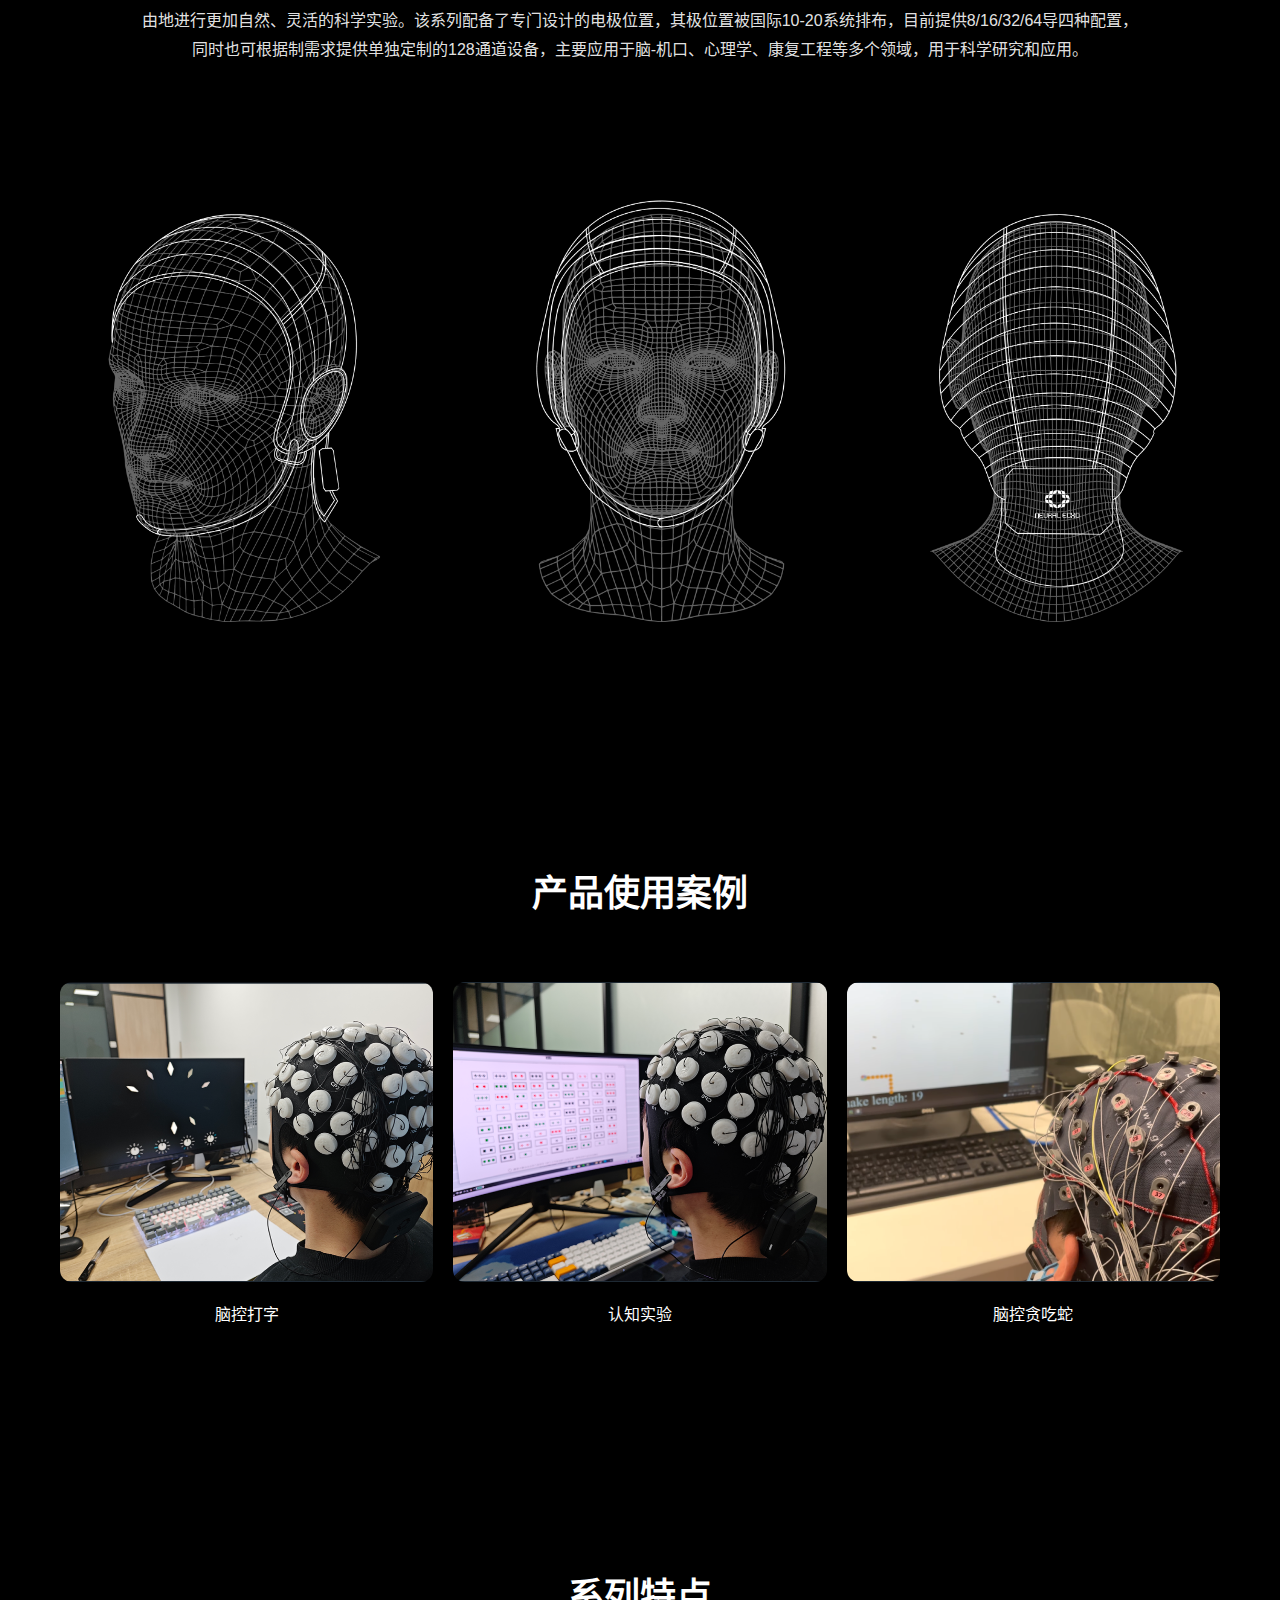
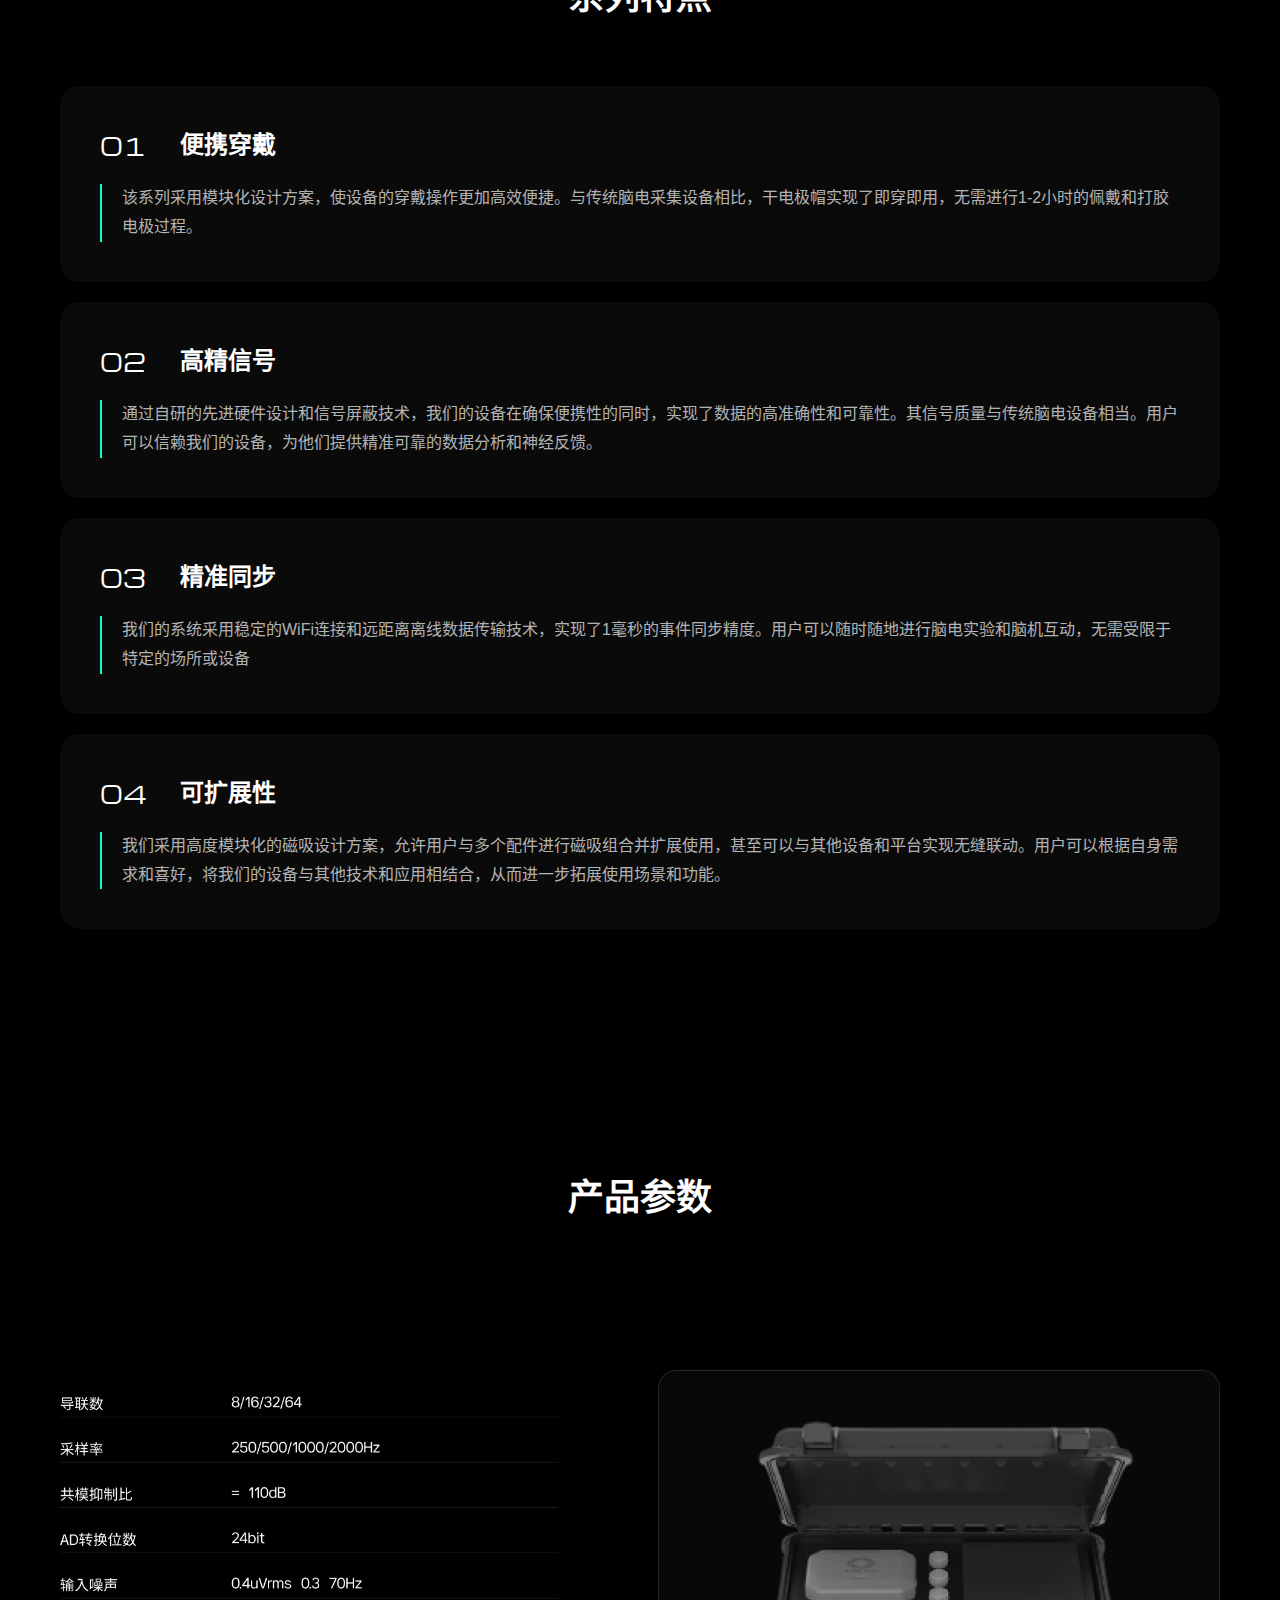
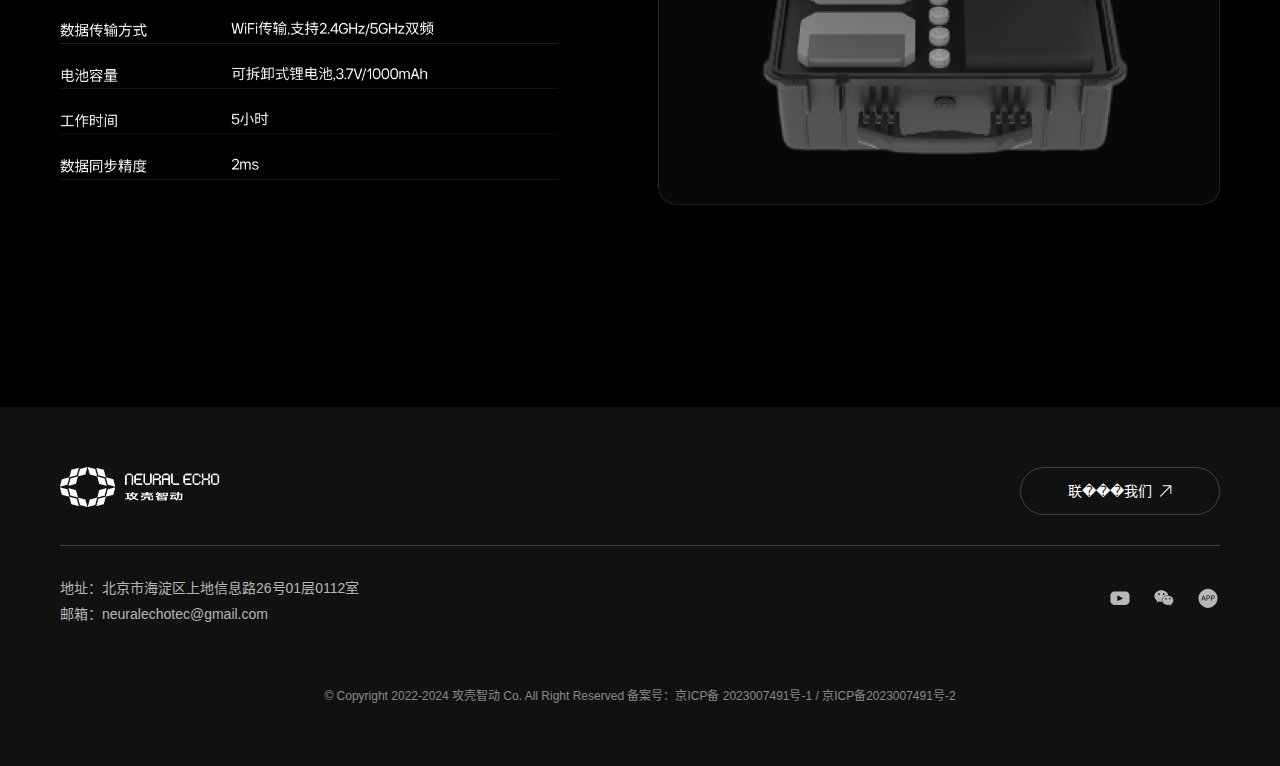
<file: products.html>
<!DOCTYPE html>
<html lang="zh-CN">
<head>
    <meta charset="UTF-8">
    <meta name="viewport" content="width=device-width, initial-scale=1.0">
    <title>产品系列 - Neural Echo</title>
    <link rel="stylesheet" href="css/style.css">
</head>
<body class="dark-theme products-page">
    <!-- 导航栏 -->
    <nav class="navbar">
        <div class="container">
            <div class="logo">
                <a href="index.html">
                    <img src="images/logo.png" alt="Neural Echo">
                </a>
            </div>
            <ul class="nav-links">
                <li><a href="index.html">首页</a></li>
                <li><a href="products.html" class="active">产品系列</a></li>
                <li><a href="technology.html">技术支持</a></li>
                <li><a href="index.html#about">关于我们</a></li>
                <li><a href="news.html">新闻资讯</a></li>
                <li><a href="#" class="lang-switch">CN/EN</a></li>
            </ul>
        </div>
    </nav>

    <!-- Hero区域 -->
    <section id="hero" class="hero hero-products">
        <div class="container">
            <div class="hero-header">
                <div class="hero-left">
                    <h1 class="hero-title en">NEUROSHELL<br>W SERIES</h1>
                    <p class="hero-subtitle">便携式神经信号采集系列套件</p>
                </div>
                <!-- 背景图片会显示在右侧 -->
            </div>
        </div>
    </section>

    <!-- Hero区域下方 -->
    <section class="product-overview">
        <div class="container">
            <h2>产品概述</h2>
            <p class="overview-text">NeuroShell W系列脑电采集系统是我们主研发的全新一代无线脑电信号采集设备。该系统以其独特的便携性和精确的信号采集能力而著称。专为解决脑科学实验中实现的简单过程和实验的移动灵活性而设计，使受试者不仅能够在屏幕室内进行传统的心理学/BCI研究，还可以在室外自由地进行更加自然、灵活的科学实验。该系列配备了专门设计的电极位置，其极位置被国际10-20系统排布，目前提供8/16/32/64导四种配置，同时也可根据制需求提供单独定制的128通道设备，主要应用于脑-机口、心理学、康复工程等多个领域，用于科学研究和应用。</p>
            <div class="overview-image">
                <!-- 这里放置三视图 -->
            </div>
        </div>
    </section>

    <!-- 产品使用案例 -->
    <section class="product-cases">
        <div class="container">
            <h2>产品使用案例</h2>
            <div class="cases-grid">
                <div class="case-item">
                    <div class="case-image case-1"></div>
                    <p>脑控打字</p>
                </div>
                <div class="case-item">
                    <div class="case-image case-2"></div>
                    <p>认知实验</p>
                </div>
                <div class="case-item">
                    <div class="case-image case-3"></div>
                    <p>脑控贪吃蛇</p>
                </div>
            </div>
        </div>
    </section>

    <!-- 系列特点 -->
    <section class="series-features">
        <div class="container">
            <h2>系列特点</h2>
            <div class="series-grid">
                <div class="series-item">
                    <div class="series-number">01</div>
                    <div class="series-content">
                        <h3>便携穿戴</h3>
                        <p>该系列采用模块化设计方案，使设备的穿戴操作更加高效便捷。与传统脑电采集设备相比，干电极帽实现了即穿即用，无需进行1-2小时的佩戴和打胶电极过程。</p>
                    </div>
                </div>
                <div class="series-item">
                    <div class="series-number">02</div>
                    <div class="series-content">
                        <h3>高精信号</h3>
                        <p>通过自研的先进硬件设计和信号屏蔽技术，我们的设备在确保便携性的同时，实现了数据的高准确性和可靠性。其信号质量与传统脑电设备相当。用户可以信赖我们的设备，为他们提供精准可靠的数据分析和神经反馈。</p>
                    </div>
                </div>
                <div class="series-item">
                    <div class="series-number">03</div>
                    <div class="series-content">
                        <h3>精准同步</h3>
                        <p>我们的系统采用稳定的WiFi连接和远距离离线数据传输技术，实现了1毫秒的事件同步精度。用户可以随时随地进行脑电实验和脑机互动，无需受限于特定的场所或设备</p>
                    </div>
                </div>
                <div class="series-item">
                    <div class="series-number">04</div>
                    <div class="series-content">
                        <h3>可扩展性</h3>
                        <p>我们采用高度模块化的磁吸设计方案，允许用户与多个配件进行磁吸组合并扩展使用，甚至可以与其他设备和平台实现无缝联动。用户可以根据自身需求和喜好，将我们的设备与其他技术和应用相结合，从而进一步拓展使用场景和功能。</p>
                    </div>
                </div>
            </div>
        </div>
    </section>

    <!-- 产品参数 -->
    <section class="product-specs">
        <div class="container">
            <h2>产品参数</h2>
            <div class="specs-image">
                <!-- 产品参数图片 -->
            </div>
        </div>
    </section>

    <!-- 页脚 -->
    <footer>
        <div class="container">
            <div class="footer-top">
                <div class="footer-logo">
                    <img src="images/logo.png" alt="Neural Echo">
                </div>
                <a href="about.html#contact" class="view-more">联���我们</a>
            </div>
            <div class="footer-divider"></div>
            <div class="footer-content">
                <div class="footer-info">
                    <p>地址：北京市海淀区上地信息路26号01层0112室</p>
                    <p>邮箱：neuralechotec@gmail.com</p>
                </div>
                <div class="social-links">
                    <a href="#" class="social-link"><img src="images/social-youtube.svg" alt="YouTube"></a>
                    <a href="#" class="social-link"><img src="images/social-wechat.svg" alt="WeChat"></a>
                    <a href="#" class="social-link"><img src="images/social-bilibili.svg" alt="Bilibili"></a>
                </div>
            </div>
            <div class="footer-bottom">
                <p>© Copyright 2022-2024 攻壳智动 Co. All Right Reserved 备案号：京ICP备 2023007491号-1 / 京ICP备2023007491号-2</p>
            </div>
        </div>
    </footer>

    <script src="js/main.js"></script>
</body>
</html>
</file>
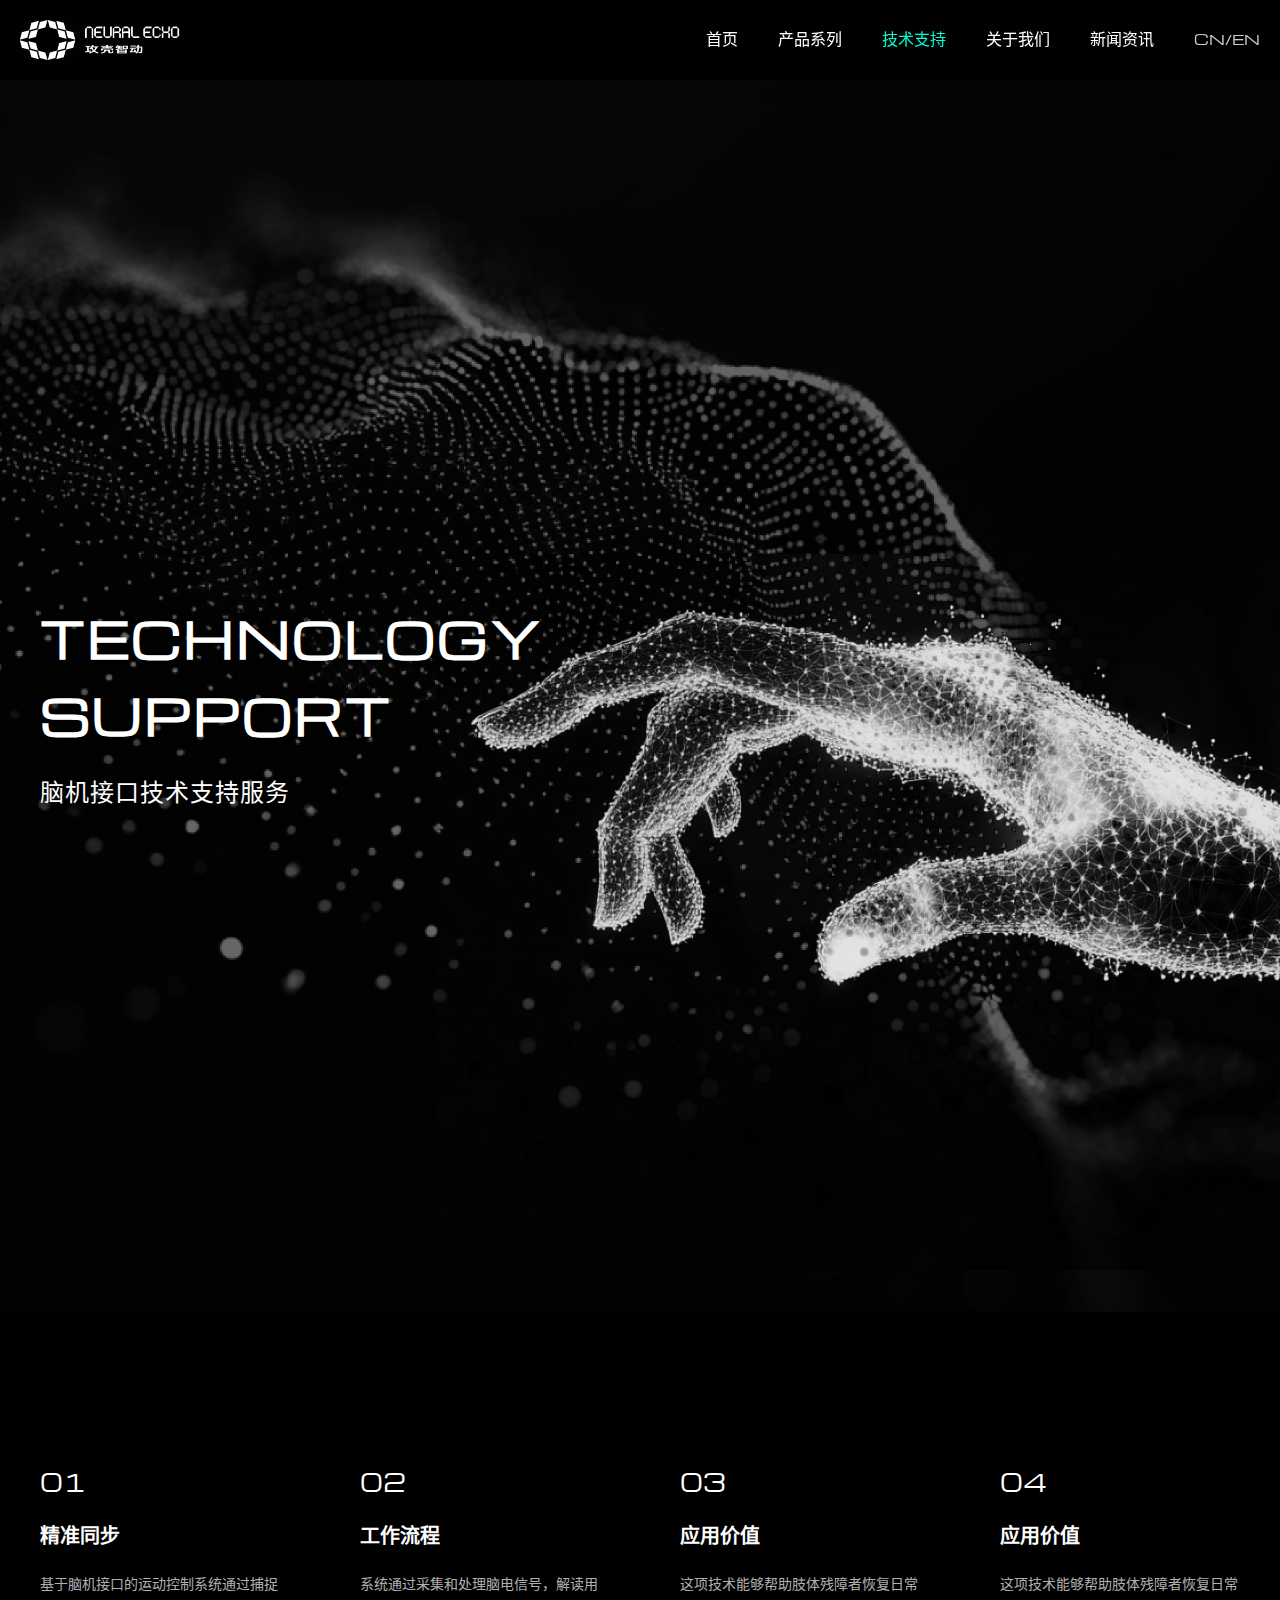
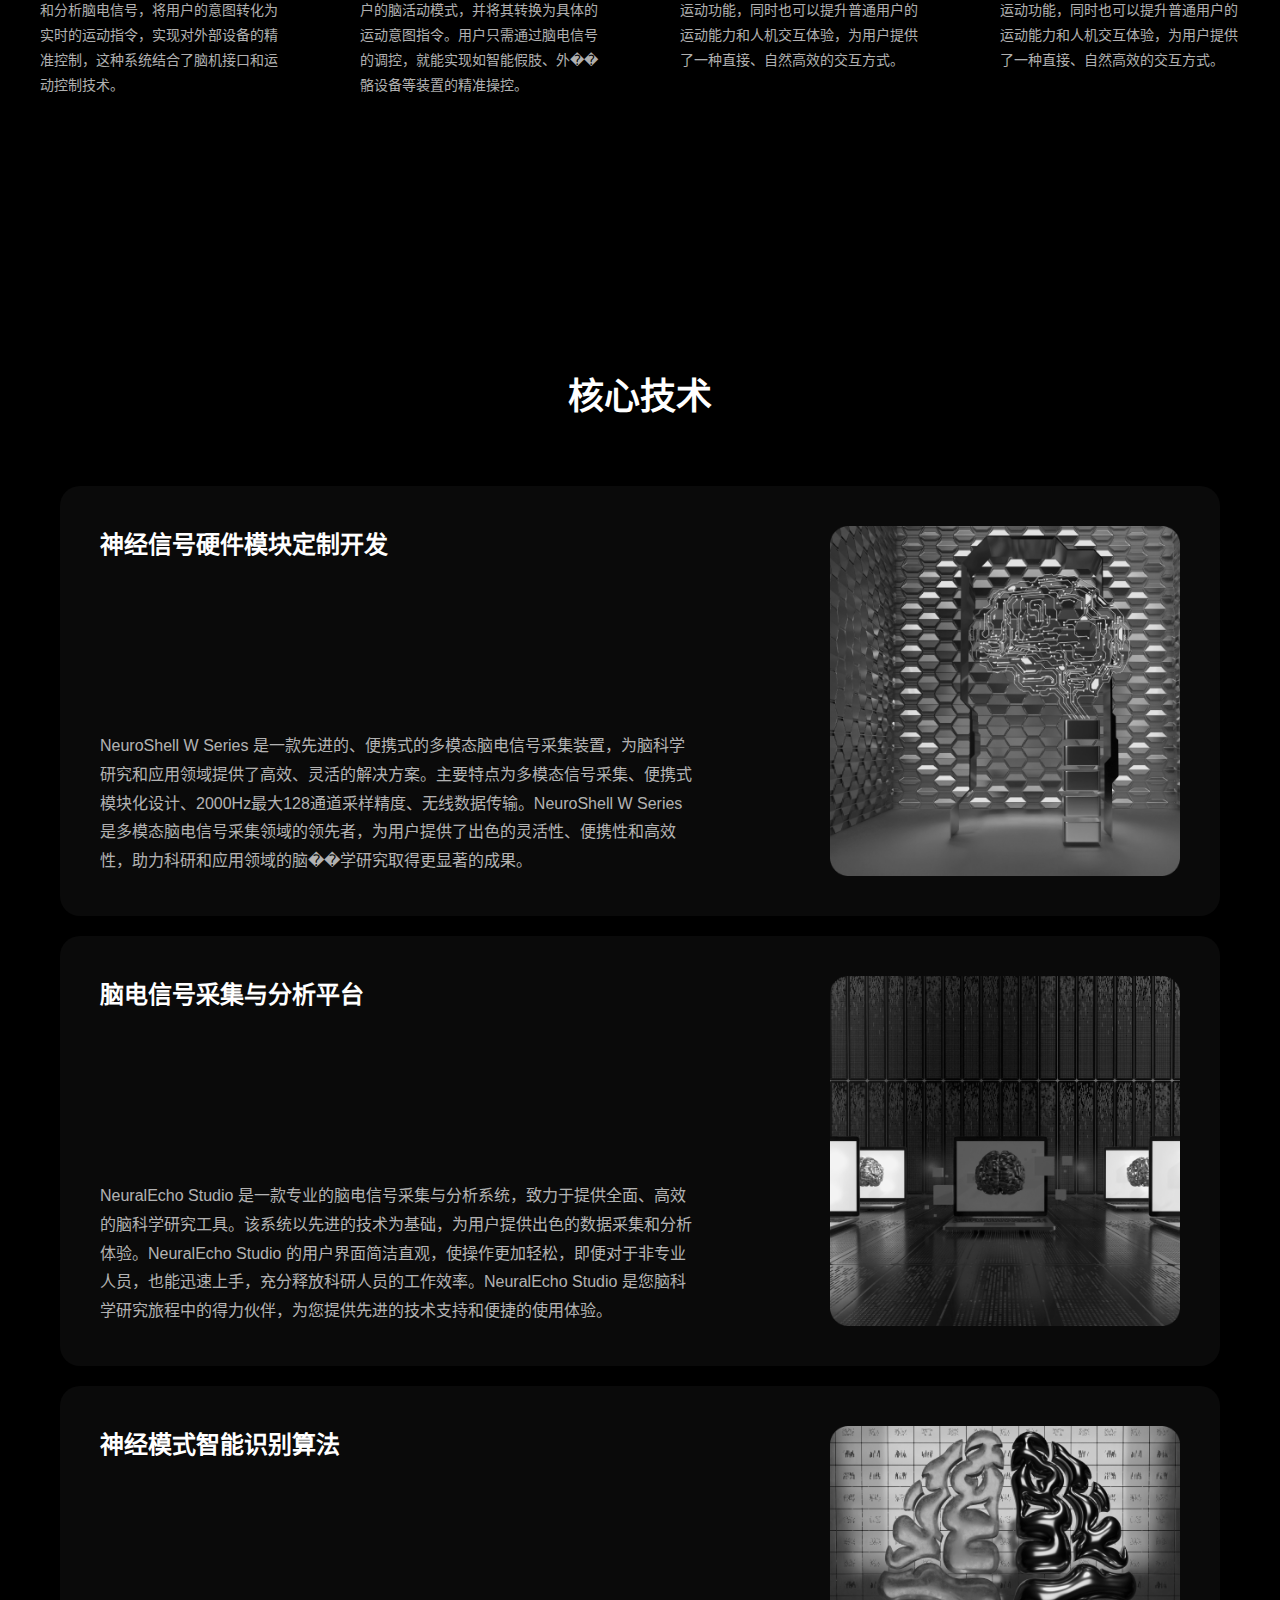
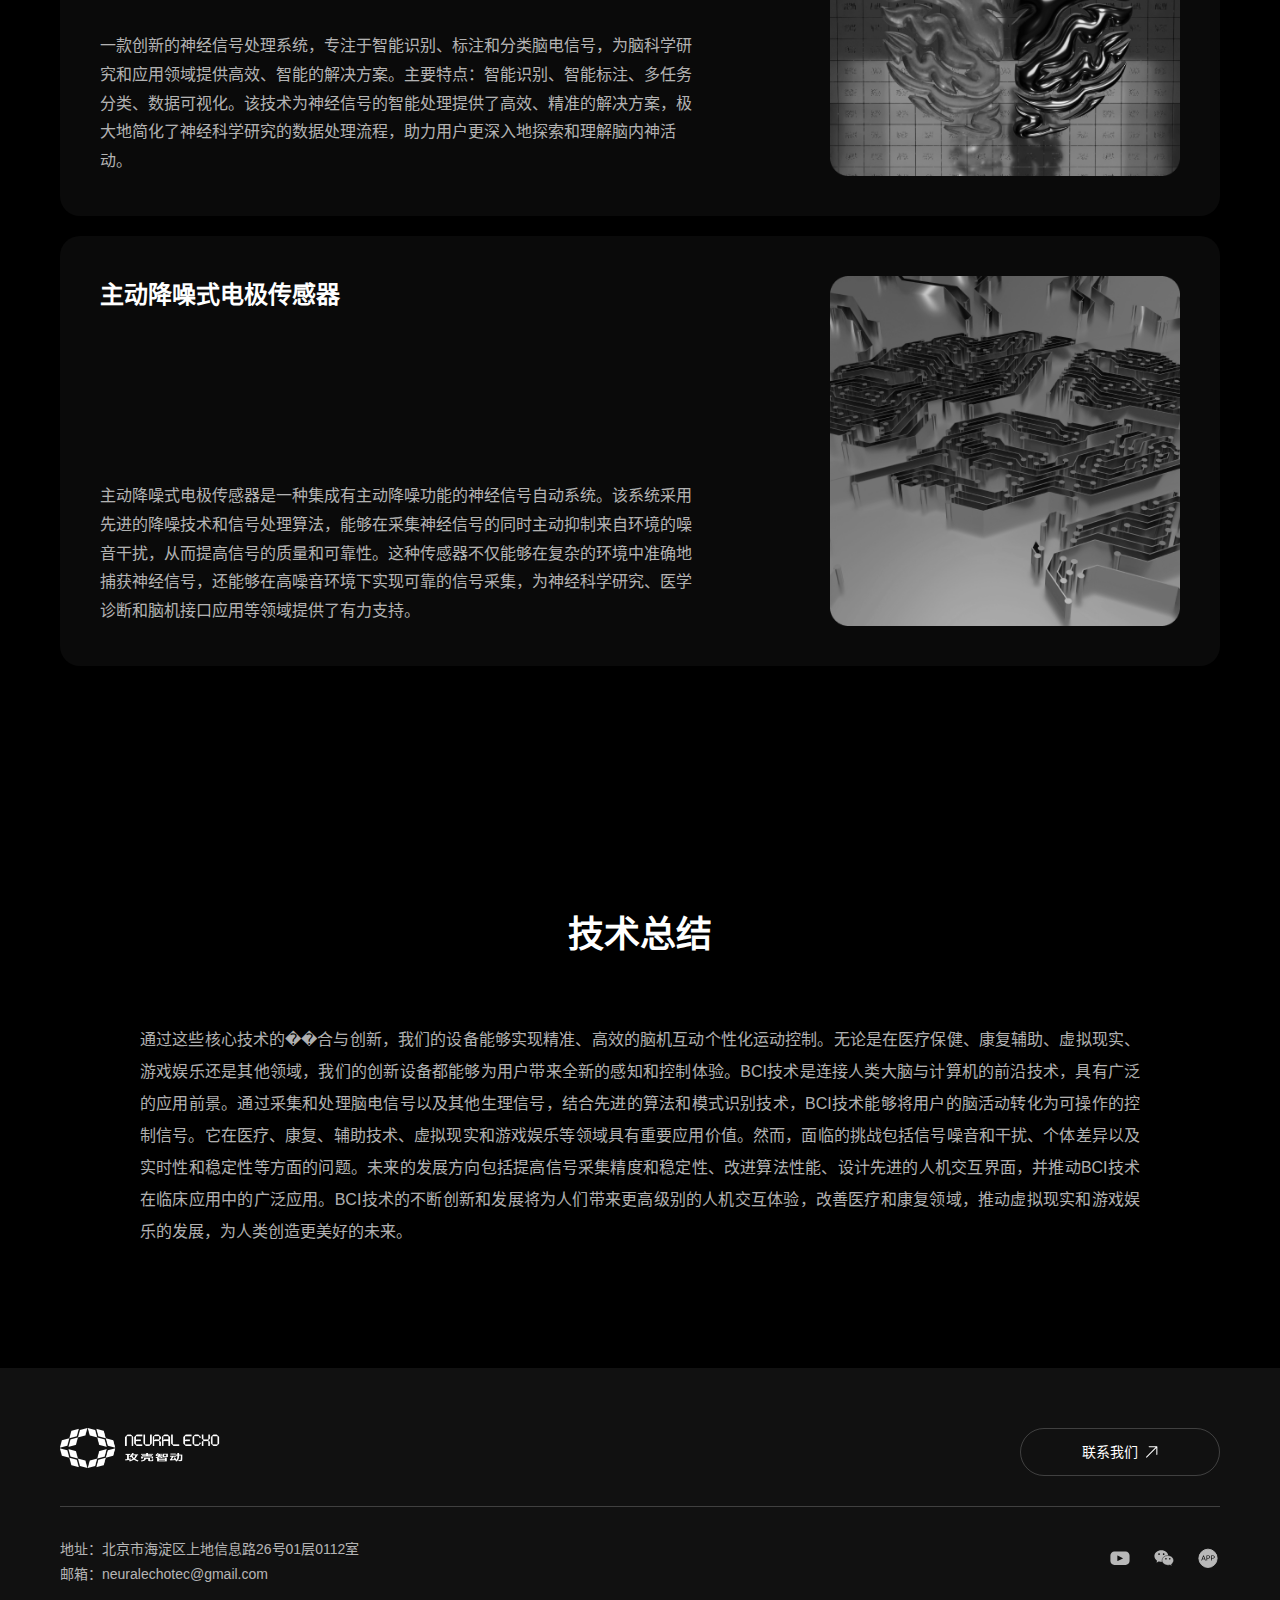
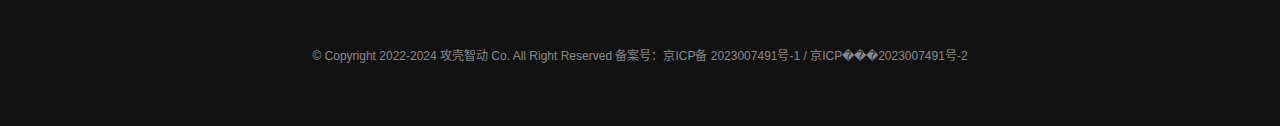
<file: technology.html>
<!DOCTYPE html>
<html lang="zh-CN">
<head>
    <meta charset="UTF-8">
    <meta name="viewport" content="width=device-width, initial-scale=1.0">
    <title>技术支持 - Neural Echo</title>
    <link rel="stylesheet" href="css/style.css">
</head>
<body class="dark-theme technology-page">
    <!-- 导航栏 -->
    <nav class="navbar">
        <div class="container">
            <div class="logo">
                <a href="index.html">
                    <img src="images/logo.png" alt="Neural Echo">
                </a>
            </div>
            <ul class="nav-links">
                <li><a href="index.html">首页</a></li>
                <li><a href="products.html">产品系列</a></li>
                <li><a href="technology.html" class="active">技术支持</a></li>
                <li><a href="about.html">关于我们</a></li>
                <li><a href="news.html">新闻资讯</a></li>
                <li><a href="#" class="lang-switch">CN/EN</a></li>
            </ul>
        </div>
    </nav>

    <!-- Hero区域 -->
    <section id="hero" class="hero hero-technology">
        <div class="container">
            <div class="hero-header">
                <div class="hero-left">
                    <h1 class="hero-title en">TECHNOLOGY<br>SUPPORT</h1>
                    <p class="hero-subtitle">脑机接口技术支持服务</p>
                </div>
            </div>
        </div>
    </section>

    <!-- 技术介绍 -->
    <section class="tech-intro">
        <div class="container">
            <div class="tech-intro-grid">
                <div class="tech-intro-item">
                    <div class="intro-number">01</div>
                    <div class="intro-content">
                        <h3>精准同步</h3>
                        <p>基于脑机接口的运动控制系统通过捕捉和分析脑电信号，将用户的意图转化为实时的运动指令，实现对外部设备的精准控制，这种系统结合了脑机接口和运动控制技术。</p>
                    </div>
                </div>
                <div class="tech-intro-item">
                    <div class="intro-number">02</div>
                    <div class="intro-content">
                        <h3>工作流程</h3>
                        <p>系统通过采集和处理脑电信号，解读用户的脑活动模式，并将其转换为具体的运动意图指令。用户只需通过脑电信号的调控，就能实现如智能假肢、外��骼设备等装置的精准操控。</p>
                    </div>
                </div>
                <div class="tech-intro-item">
                    <div class="intro-number">03</div>
                    <div class="intro-content">
                        <h3>应用价值</h3>
                        <p>这项技术能够帮助肢体残障者恢复日常运动功能，同时也可以提升普通用户的运动能力和人机交互体验，为用户提供了一种直接、自然高效的交互方式。</p>
                    </div>
                </div>
                <div class="tech-intro-item">
                    <div class="intro-number">04</div>
                    <div class="intro-content">
                        <h3>应用价值</h3>
                        <p>这项技术能够帮助肢体残障者恢复日常运动功能，同时也可以提升普通用户的运动能力和人机交互体验，为用户提供了一种直接、自然高效的交互方式。</p>
                    </div>
                </div>
            </div>
        </div>
    </section>

    <!-- 核心技术 -->
    <section class="core-tech">
        <div class="container">
            <h2>核心技术</h2>
            <div class="core-tech-grid">
                <div class="core-tech-item">
                    <div class="core-tech-content">
                        <h3 class="core-tech-title">神经信号硬件模块定制开发</h3>
                        <p class="core-tech-text">NeuroShell W Series 是一款先进的、便携式的多模态脑电信号采集装置，为脑科学研究和应用领域提供了高效、灵活的解决方案。主要特点为多模态信号采集、便携式模块化设计、2000Hz最大128通道采样精度、无线数据传输。NeuroShell W Series 是多模态脑电信号采集领域的领先者，为用户提供了出色的灵活性、便携性和高效性，助力科研和应用领域的脑��学研究取得更显著的成果。</p>
                    </div>
                    <div class="core-tech-image core-tech-image-1"></div>
                </div>
                <div class="core-tech-item">
                    <div class="core-tech-content">
                        <h3 class="core-tech-title">脑电信号采集与分析平台</h3>
                        <p class="core-tech-text">NeuralEcho Studio 是一款专业的脑电信号采集与分析系统，致力于提供全面、高效的脑科学研究工具。该系统以先进的技术为基础，为用户提供出色的数据采集和分析体验。NeuralEcho Studio 的用户界面简洁直观，使操作更加轻松，即便对于非专业人员，也能迅速上手，充分释放科研人员的工作效率。NeuralEcho Studio 是您脑科学研究旅程中的得力伙伴，为您提供先进的技术支持和便捷的使用体验。</p>
                    </div>
                    <div class="core-tech-image core-tech-image-2"></div>
                </div>
                <div class="core-tech-item">
                    <div class="core-tech-content">
                        <h3 class="core-tech-title">神经模式智能识别算法</h3>
                        <p class="core-tech-text">一款创新的神经信号处理系统，专注于智能识别、标注和分类脑电信号，为脑科学研究和应用领域提供高效、智能的解决方案。主要特点：智能识别、智能标注、多任务分类、数据可视化。该技术为神经信号的智能处理提供了高效、精准的解决方案，极大地简化了神经科学研究的数据处理流程，助力用户更深入地探索和理解脑内神活动。</p>
                    </div>
                    <div class="core-tech-image core-tech-image-3"></div>
                </div>
                <div class="core-tech-item">
                    <div class="core-tech-content">
                        <h3 class="core-tech-title">主动降噪式电极传感器</h3>
                        <p class="core-tech-text">主动降噪式电极传感器是一种集成有主动降噪功能的神经信号自动系统。该系统采用先进的降噪技术和信号处理算法，能够在采集神经信号的同时主动抑制来自环境的噪音干扰，从而提高信号的质量和可靠性。这种传感器不仅能够在复杂的环境中准确地捕获神经信号，还能够在高噪音环境下实现可靠的信号采集，为神经科学研究、医学诊断和脑机接口应用等领域提供了有力支持。</p>
                    </div>
                    <div class="core-tech-image core-tech-image-4"></div>
                </div>
            </div>
        </div>
    </section>

    <!-- 技术总结 -->
    <section class="tech-summary">
        <div class="container">
            <h2>技术总结</h2>
            <p class="summary-text">
                通过这些核心技术的��合与创新，我们的设备能够实现精准、高效的脑机互动个性化运动控制。无论是在医疗保健、康复辅助、虚拟现实、游戏娱乐还是其他领域，我们的创新设备都能够为用户带来全新的感知和控制体验。BCI技术是连接人类大脑与计算机的前沿技术，具有广泛的应用前景。通过采集和处理脑电信号以及其他生理信号，结合先进的算法和模式识别技术，BCI技术能够将用户的脑活动转化为可操作的控制信号。它在医疗、康复、辅助技术、虚拟现实和游戏娱乐等领域具有重要应用价值。然而，面临的挑战包括信号噪音和干扰、个体差异以及实时性和稳定性等方面的问题。未来的发展方向包括提高信号采集精度和稳定性、改进算法性能、设计先进的人机交互界面，并推动BCI技术在临床应用中的广泛应用。BCI技术的不断创新和发展将为人们带来更高级别的人机交互体验，改善医疗和康复领域，推动虚拟现实和游戏娱乐的发展，为人类创造更美好的未来。
            </p>
        </div>
    </section>

    <!-- 页脚 -->
    <footer>
        <div class="container">
            <div class="footer-top">
                <div class="footer-logo">
                    <img src="images/logo.png" alt="Neural Echo">
                </div>
                <a href="about.html#contact" class="view-more">联系我们</a>
            </div>
            <div class="footer-divider"></div>
            <div class="footer-content">
                <div class="footer-info">
                    <p>地址：北京市海淀区上地信息路26号01层0112室</p>
                    <p>邮箱：neuralechotec@gmail.com</p>
                </div>
                <div class="social-links">
                    <a href="#" class="social-link"><img src="images/social-youtube.svg" alt="YouTube"></a>
                    <a href="#" class="social-link"><img src="images/social-wechat.svg" alt="WeChat"></a>
                    <a href="#" class="social-link"><img src="images/social-bilibili.svg" alt="Bilibili"></a>
                </div>
            </div>
            <div class="footer-bottom">
                <p>© Copyright 2022-2024 攻壳智动 Co. All Right Reserved 备案号：京ICP备 2023007491号-1 / 京ICP���2023007491号-2</p>
            </div>
        </div>
    </footer>

    <script src="js/main.js"></script>
</body>
</html>
</file>
<file: css/style.css>
/* 基础重置和全局样式 */
* {
    margin: 0;
    padding: 0;
    box-sizing: border-box;
}

:root {
    --primary-color: #00FFD1;  /* 荧光绿色 */
    --text-color: #ffffff;
    --bg-color: #000000;
    --secondary-bg: #111111;
    --spacing-lg: 120px;
    --spacing-md: 60px;
    --spacing-sm: 20px;
}

body {
    font-family: 'PingFang SC', 'Microsoft YaHei', sans-serif;
    background-color: var(--bg-color);
    color: var(--text-color);
    line-height: 1.6;
}

.container {
    max-width: 1440px;
    margin: 0 auto;
    padding: 0 var(--spacing-sm);
}

/* 导航栏样式 */
.navbar {
    position: fixed;
    top: 0;
    left: 0;
    width: 100%;
    background: rgba(0, 0, 0, 0.8);
    backdrop-filter: blur(10px);
    z-index: 1000;
    padding: 20px 0;
}

.navbar .container {
    display: flex;
    justify-content: space-between;
    align-items: center;
}

.logo {
    height: 40px;
}

.logo a {
    display: block;
    height: 100%;
}

.logo img {
    height: 100%;
    object-fit: contain;
}

.nav-links {
    display: flex;
    gap: 40px;
    list-style: none;
}

.nav-links a {
    color: var(--text-color);
    text-decoration: none;
    font-size: 16px;
    transition: color 0.3s ease;
}

.nav-links a:hover {
    color: var(--primary-color);
}

.nav-links a.active {
    color: var(--primary-color);
}

/* Hero区域样式 */
.hero {
    min-height: 100vh;
    padding-top: 0;
    display: flex;
    align-items: center;
    position: relative;
    background-color: var(--bg-color);
}

/* 视频容器 */
.hero-video-container {
    position: absolute;
    top: 0;
    left: 0;
    width: 100%;
    height: 100%;
    overflow: hidden;
    z-index: 1;
}

/* 视频样式 */
.hero-video {
    position: absolute;
    top: 40%;
    left: 50%;
    min-width: 100%;
    min-height: 100%;
    width: auto;
    height: auto;
    transform: translate(-50%, -50%);
    object-fit: cover;
    opacity: 0.9;  /* 可以调整视频透明度 */
}

/* 确保内容在视频上层 */
.hero .container {
    position: relative;
    z-index: 2;
    width: 100%;
    display: flex;
    flex-direction: column;
    align-items: center;
}

/* 顶部标题区域 */
.hero-header {
    width: 100%;
    max-width: 1200px;
    display: flex;
    justify-content: space-between;
    align-items: flex-start;
    margin-bottom: 500px;
}

.hero-left {
    text-align: left;
    padding-left: -900px;
    padding-top: 400px;
}

.hero-title {
    font-size: 48px;
    font-weight: bold;
    margin-bottom: 20px;
    letter-spacing: 2px;
}

.hero-subtitle {
    font-size: 24px;
    letter-spacing: 1px;
}

/* 添加新的 slogan 区域样式 */
.slogan-section {
    padding-top: 400px;    /* 只调整上方间距 */
    padding-bottom: 40px; /* 保持原有的下方间距 */
    background-color: var(--bg-color);
}

.slogan-content {
    text-align: center;
    max-width: 1200px;
    margin: 0 auto;
}

.main-slogan {
    font-size: 36px;
    margin-bottom: 20px;
    max-width: 800px;
    margin-left: auto;
    margin-right: auto;
}

.sub-slogan {
    font-size: 18px;
    color: rgba(255, 255, 255, 0.8);
    max-width: 800px;
    margin-left: auto;
    margin-right: auto;
    line-height: 1.8;
}

/* 特点介绍样式 */
.features {
    padding: var(--spacing-lg) 0;
}

.features-grid {
    display: grid;
    grid-template-columns: repeat(4, 1fr);
    gap: var(--spacing-sm);
}

.feature-item {
    text-align: center;
    position: relative;
}

/* 添加分隔线 */
.feature-item:not(:last-child)::after {
    content: '';
    position: absolute;
    right: -10px;
    top: 50%;
    transform: translateY(-50%);
    width: 1px;
    height: 40px;
    background-color: rgba(255, 255, 255, 0.2);
}

/* 修改图标样式 */
.feature-icon {
    width: 80px;
    height: 80px;
    margin: 0 auto 20px;
    background-size: contain;
    background-repeat: no-repeat;
    background-position: center;
}

/* 第一个图标 */
.feature-icon-1 {
    background-image: url('../images/feature-icon-1.png');
}

/* 第二个图标 */
.feature-icon-2 {
    background-image: url('../images/feature-icon-2.png');
}

/* 第三个图标 */
.feature-icon-3 {
    background-image: url('../images/feature-icon-3.png');
}

/* 第四个图标 */
.feature-icon-4 {
    background-image: url('../images/feature-icon-4.png');
}

.feature-item p {
    font-size: 16px;
    color: var(--text-color);
    margin-top: 15px;
}

/* 品展示样式 */
.products {
    padding: var(--spacing-lg) 0;
}

.products .container {
    max-width: 1200px;
    margin: 0 auto;
    padding: 0;
}

.products h2 {
    font-size: 36px;
    margin-bottom: var(--spacing-md);
    text-align: center;
    font-weight: normal;
}

.product-showcase {
    display: grid;
    grid-template-columns: 562px auto;
    gap: 0;
    margin-bottom: -10px;
    position: relative;
    margin-left: auto;
    margin-right: auto;
}

/* 左侧主图区域 */
.product-main {
    position: relative;
    height: 500px;
    margin-left: 0;
}

.product-image {
    width: 562px;
    height: 500px;
    background: url('../images/product-wave.png') no-repeat center;
    background-size: cover;
    border-radius: 8px;
    overflow: hidden;
    filter: grayscale(100%);  /* 默认显示为黑白 */
    transition: filter 0.5s ease;  /* 添加过渡效果 */
}

.product-image:hover {
    filter: grayscale(0%);  /* 鼠标悬停时显示原色 */
}

.product-overlay {
    position: absolute;
    bottom: 40px;
    left: 40px;
    max-width: 400px;
    z-index: 2;
}

.product-overlay h3 {
    font-size: 20px;
    margin-bottom: 15px;
    color: var(--text-color);
}

.product-overlay p {
    font-size: 16px;
    line-height: 1.6;
    color: rgba(255, 255, 255, 0.9);
}

/* 右侧产品图和按钮 */
.product-right {
    position: absolute;
    left: 750px;
    top: 45%;
    transform: translateY(-50%);
    display: flex;
    flex-direction: column;
    align-items: flex-end;
    gap: 30px;
}

.product-device {
    width: 400px;
    height: 400px;
    background: url('../images/product-device.png') no-repeat center;
    background-size: contain;
    margin-bottom: 0;
}

.view-more {
    display: inline-flex;
    align-items: center;
    justify-content: center;
    padding: 12px 24px;
    width: 200px;
    background: rgba(0, 0, 0, 0.5);
    border: 1px solid rgba(255, 255, 255, 0.2);
    color: var(--text-color);
    text-decoration: none;
    border-radius: 25px;
    font-size: 14px;
    margin-right: -50px;
    transition: all 0.5s ease;
}

.view-more::after {
    content: '';
    display: inline-block;
    width: 12px;
    height: 12px;
    background: url('../images/arrow-right.svg') no-repeat center;
    background-size: contain;
    margin-left: 8px;
    filter: brightness(100);
    transition: all 0.15s ease;
}

.view-more:hover {
    background: var(--primary-color);
    color: var(--bg-color);
    border-color: var(--primary-color);
}

.view-more:hover::after {
    filter: brightness(0);
}

/* 底部特性说明 */
.product-features {
    display: flex;
    padding-left: 0;
    gap: 10px;
    margin-top: -20px;
    justify-content: center;
}

.feature-box {
    position: relative;
    height: 500px;
    border-radius: 1px;
    overflow: hidden;
    margin: 0;
    padding: 0;
}

/* 第一个特性框 */
.feature-box:first-child {
    width: 347px;
}

/* 第二个特性框 */
.feature-box:nth-child(2) {
    width: 347px;
    margin: 0;
}

/* 第三个特性框 */
.feature-box:nth-child(3) {
    width: 562px;
    margin: 0;
}

/* 保持图片样式不变 */
.feature-box .feature-image {
    width: 100%;
    height: 100%;
}

.feature-box:first-child .feature-image {
    background: url('../images/feature-sync.png') no-repeat center;
    background-size: cover;
    filter: grayscale(100%);  /* 默认显示为黑白 */
    transition: filter 0.5s ease;  /* 添加过渡效果 */
}

.feature-box:first-child .feature-image:hover {
    filter: grayscale(0%);  /* 鼠标悬停时显示原色 */
}

.feature-box:nth-child(2) .feature-image {
    background: url('../images/feature-expand.png') no-repeat center;
    background-size: cover;
    filter: grayscale(100%);  /* 默认显示为黑白 */
    transition: filter 0.5s ease;  /* 添加过渡效果 */
}

.feature-box:nth-child(2) .feature-image:hover {
    filter: grayscale(0%);  /* 鼠标悬停时显示原色 */
}

.feature-box:nth-child(3) .feature-image {
    background: url('../images/feature-signal.png') no-repeat center;
    background-size: cover;
    filter: grayscale(100%);  /* 默认显示为黑白 */
    transition: filter 0.5s ease;  /* 添加过渡效果 */
}

.feature-box:nth-child(3) .feature-image:hover {
    filter: grayscale(0%);  /* 鼠标悬停时显示原色 */
}

.feature-content {
    position: absolute;
    bottom: 40px;
    left: 30px;
    right: 30px;
    z-index: 2;
    max-width: 300px;
    margin: 0;
}

.feature-content h3 {
    font-size: 20px;
    margin-bottom: 10px;
    color: var(--text-color);
}

.feature-content p {
    font-size: 14px;
    line-height: 1.6;
    color: rgba(255, 255, 255, 0.9);
}

/* 技术支持样式 */
.technology {
    padding: var(--spacing-lg) 0;
}

.technology h2 {
    font-size: 36px;
    text-align: center;
    margin-bottom: 100px;
    font-weight: bold;
}

.tech-content {
    display: flex;
    justify-content: center;
    align-items: center;
    gap: 0px;
    max-width: 1200px;
    margin: 0 auto;
}

.tech-left, .tech-right {
    display: flex;
    flex-direction: column;
    gap: 80px;
}

.tech-item {
    text-align: center;
}

.tech-image {
    width: 170px;
    height: 170px;
    margin-bottom: 15px;
    border-radius: 8px;
    overflow: hidden;
}

.tech-center {
    text-align: center;
    display: flex;
    flex-direction: column;
}

.tech-center p {
    max-width: 600px;
    margin: 0 auto var(--spacing-md) auto;
    font-size: 16px;
    line-height: 1.6;
    color: rgba(255, 255, 255, 0.9);
    order: -1;
    padding-top: 40px;
}

.tech-main-image {
    width: 774px;
    height: 451px;
    background: url('../images/tech-main.png') no-repeat center;
    background-size: cover;
    margin-bottom: 0;
}

/* 四个小图的背景图片 */
.small-image-1 {
    background: url('../images/tech-small-1.png') no-repeat center;
    background-size: cover;
    filter: grayscale(100%);  /* 默认显示为黑白 */
    transition: filter 0.5s ease;  /* 添加过渡效果 */
}

.small-image-1:hover {
    filter: grayscale(0%);  /* 鼠标悬停时显示原色 */
}

.small-image-2 {
    background: url('../images/tech-small-2.png') no-repeat center;
    background-size: cover;
    filter: grayscale(100%);  /* 默认显示为黑白 */
    transition: filter 0.5s ease;  /* 添加过渡效果 */
}

.small-image-2:hover {
    filter: grayscale(0%);  /* 鼠标悬停时显示原色 */
}

.small-image-3 {
    background: url('../images/tech-small-3.png') no-repeat center;
    background-size: cover;
    filter: grayscale(100%);  /* 默认显示为黑白 */
    transition: filter 0.5s ease;  /* 添加过渡效果 */
}

.small-image-3:hover {
    filter: grayscale(0%);  /* 鼠标悬停时显示原色 */
}


.small-image-4 {
    background: url('../images/tech-small-4.png') no-repeat center;
    background-size: cover;
    filter: grayscale(100%);  /* 默认显示为黑白 */
    transition: filter 0.5s ease;  /* 添加过渡效果 */
}

.small-image-4:hover {
    filter: grayscale(0%);  /* 鼠标悬停时显示原色 */
}

.tech-item p {
    max-width: 200px;
    font-size: 14px;
    color: var(--text-color);
    margin-top: 20px;
}

/* 团队展示样式 */
.team {
    padding: var(--spacing-lg) 0;
}

.team .container {
    max-width: 1280px;
    margin: 0 auto;
    display: flex;
    flex-direction: column;
    align-items: center;
}

.team h2 {
    font-size: 36px;
    text-align: center;
    margin-bottom: var(--spacing-md);
    font-weight: bold;
    width: 100%;
}

/* 首页团队成员布局 */
.index-page .team-grid {
    display: grid;
    grid-template-columns: repeat(4, 245px);
    gap: 40px;
    max-width: 1200px;
    margin: 0 auto 40px;
    justify-content: center;
}

/* 关于我们页面团队成员布局 */
.about-page .team-grid {
    display: grid;
    grid-template-columns: repeat(3, 1fr);
    gap: 40px;
    margin-bottom: var(--spacing-md);
}

/* 调整关于我们页面团队成员与上方文字的间距 */
.about-page .team {
    padding-top: 40px;
    padding-bottom: var(--spacing-lg);
}

/* 调整关于我们页面发展历程的间距 */
.about-page .timeline {
    padding-top: 40px;
    padding-bottom: var(--spacing-lg);
}

.team-member {
    text-align: left;
    background: rgba(0, 0, 0, 0.3);
    border-radius: 12px;
    overflow: hidden;
    padding-bottom: 30px;
}

.member-image {
    width: 245px;
    height: 245px;
    background-size: cover;
    background-position: center;
    margin-bottom: 20px;
}

/* 四个成员的图片背景 */
.member-1 {
    background-image: url('../images/team-1.png');
}

.member-2 {
    background-image: url('../images/team-2.png');
}

.member-3 {
    background-image: url('../images/team-3.png');
}

.member-4 {
    background-image: url('../images/team-4.png');
}

.member-5 {
    background-image: url('../images/member-5.png');
}

.member-6 {
    background-image: url('../images/member-6.png');
}

.team-member h3 {
    font-size: 18px;
    margin-bottom: 8px;
    color: var(--text-color);
    padding-left: 0px;
}

.team-member p {
    font-size: 14px;
    color: rgba(255, 255, 255, 0.7);
    padding-left: 0px;
}

/* 团队按钮样式 */
.team-button {
    width: 100%;
    text-align: center;
    margin-top: 40px;
}

.team-button .view-more {
    /* 复之前的按钮样式 */
    display: inline-flex;
    align-items: center;
    justify-content: center;
    padding: 12px 24px;
    width: 200px;
    background: rgba(0, 0, 0, 0.5);
    border: 1px solid rgba(255, 255, 255, 0.2);
    color: var(--text-color);
    text-decoration: none;
    border-radius: 25px;
    font-size: 14px;
}

.team-button .view-more::after {
    content: '';
    display: inline-block;
    width: 12px;
    height: 12px;
    background: url('../images/arrow-right.svg') no-repeat center;
    background-size: contain;
    margin-left: 8px;
    filter: brightness(100);
}

.team-button .view-more:hover {
    background: var(--primary-color);
    color: var(--bg-color);
    border-color: var(--primary-color);
}

.team-button .view-more:hover::after {
    filter: brightness(0);
}

/* 发展历程样式 */
.timeline {
    padding: var(--spacing-lg) 0;
}

.timeline .container {
    max-width: 1200px;
    margin: 0 auto;
    display: flex;
    flex-direction: column;
    align-items: center;
}

.timeline h2 {
    font-size: 36px;
    text-align: center;
    margin-bottom: 0px;
    font-weight: bold;
    width: 100%;
}

.timeline-container {
    max-width: 1200px;
    width: 100%;
    margin: 0 auto;
}

.timeline-image {
    width: 100%;
    height: 600px;
    background: url('../images/timeline.png') no-repeat center;
    background-size: contain;
    margin-bottom: 0;
}

/* 按钮样式 */
.timeline-button {
    width: 100%;
    text-align: center;
    margin-top: 20px;
}

.timeline-button .view-more {
    display: inline-flex;
    align-items: center;
    justify-content: center;
    padding: 12px 24px;
    width: 200px;
    background: rgba(0, 0, 0, 0.5);
    border: 1px solid rgba(255, 255, 255, 0.2);
    color: var(--text-color);
    text-decoration: none;
    border-radius: 25px;
    font-size: 14px;
}

.timeline-button .view-more::after {
    content: '';
    display: inline-block;
    width: 12px;
    height: 12px;
    background: url('../images/arrow-right.svg') no-repeat center;
    background-size: contain;
    margin-left: 8px;
    filter: brightness(100);
}

.timeline-button .view-more:hover {
    background: var(--primary-color);
    color: var(--bg-color);
    border-color: var(--primary-color);
}

.timeline-button .view-more:hover::after {
    filter: brightness(0);
}

/* 新闻资讯样式 */
.news {
    padding: var(--spacing-lg) 0;
}

.news .container {
    max-width: 1200px;
    margin: 0 auto;
    display: flex;
    flex-direction: column;
    align-items: center;
}

.news h2 {
    font-size: 36px;
    text-align: center;
    margin-bottom: var(--spacing-md);
    font-weight: bold;
    width: 100%;
}

.news-grid {
    display: grid;
    grid-template-columns: repeat(3, 1fr);
    gap: 40px;
    margin-bottom: var(--spacing-md);
}

.news-item {
    background: rgba(17, 17, 17, 0.6);
    border-radius: 12px;
    overflow: hidden;
}

.news-image {
    width: 100%;
    height: 240px;
    background-size: cover;
    background-position: center;
}

.news-content {
    padding: 30px;
}

.news-content h3 {
    font-size: 18px;
    margin-bottom: 15px;
    line-height: 1.4;
}

.news-content p {
    font-size: 14px;
    color: rgba(255, 255, 255, 0.7);
    margin-bottom: 20px;
    line-height: 1.6;
}

.news-meta {
    display: flex;
    justify-content: space-between;
    align-items: center;
}

.meta-left {
    display: flex;
    gap: 15px;
    align-items: center;
}

.date {
    font-size: 14px;
    color: rgba(255, 255, 255, 0.5);
}

.tag {
    font-size: 12px;
    padding: 4px 12px;
    background: rgba(0, 255, 209, 0.1);
    border-radius: 4px;
    color: var(--primary-color);
}

.news-meta .view-more {
    padding: 8px 16px;
    min-width: 100px;
    margin-right: 0;
    width: auto;
}

.news-meta .view-more::after {
    width: 8px;
    height: 8px;
    margin-left: 6px;
}

.news-meta .view-more:hover {
    background: var(--primary-color);
    color: var(--bg-color);
    border-color: var(--primary-color);
}

.news-meta .view-more:hover::after {
    filter: brightness(0);
}

/* Footer 样式 */
footer {
    background: var(--secondary-bg);
    padding: var(--spacing-md) 0;
}

.footer-top {
    display: flex;
    justify-content: space-between;
    align-items: center;
    margin-bottom: 30px;
    padding: 0;
}

.footer-logo img {
    height: 40px;
}

.footer-button {
    margin-right: 0;
}

.footer-button .arrow-black {
    display: none;
}

.footer-top .view-more {
    display: inline-flex;
    align-items: center;
    justify-content: center;
    padding: 12px 24px;
    width: 200px;
    background: transparent;
    border: 1px solid rgba(255, 255, 255, 0.2);
    color: var(--text-color);
    text-decoration: none;
    border-radius: 25px;
    font-size: 14px;
    margin-right: 0px;
}

.footer-top .view-more::after {
    content: '';
    display: inline-block;
    width: 12px;
    height: 12px;
    background: url('../images/arrow-right.svg') no-repeat center;
    background-size: contain;
    margin-left: 8px;
    filter: brightness(100);
}

.footer-top .view-more:hover {
    background: var(--primary-color);
    color: var(--bg-color);
    border-color: var(--primary-color);
}

.footer-top .view-more:hover::after {
    filter: brightness(0);
}

.footer-divider {
    height: 1px;
    background: rgba(255, 255, 255, 0.2);
    margin: 30px 0;
}

.footer-content {
    display: flex;
    justify-content: space-between;
    align-items: center;
    margin-bottom: 40px;
    padding: 0;
}

.footer-info {
    color: rgba(255, 255, 255, 0.7);
    font-size: 14px;
    line-height: 1.8;
}

.social-links {
    display: flex;
    gap: 20px;
    align-items: center;
}

.social-link img {
    width: 24px;
    height: 24px;
    opacity: 0.7;
    transition: opacity 0.1s;
}

.social-link:hover img {
    opacity: 1;
}

.footer-bottom {
    text-align: center;
    padding-top: var(--spacing-sm);
    color: rgba(255, 255, 255, 0.5);
    font-size: 12px;
}

/* 响应式设计 */
@media (max-width: 1200px) {
    :root {
        --spacing-lg: 80px;
        --spacing-md: 40px;
    }
}

@media (max-width: 768px) {
    .nav-links {
        display: none; /* 移动端需要添加汉堡菜单 */
    }
    
    .features-grid,
    .team-grid {
        grid-template-columns: repeat(2, 1fr);
    }
    
    .product-showcase,
    .news-grid {
        grid-template-columns: 1fr;
    }
}

@media (max-width: 480px) {
    .features-grid,
    .team-grid {
        grid-template-columns: 1fr;
    }
    
    .hero-title {
        font-size: 40px;
    }
    
    .main-slogan {
        font-size: 24px;
    }
} 

@font-face {
    font-family: 'Michroma';  /* 修改字体名称 */
    src: url('../fonts/Michroma-Regular.ttf') format('truetype');  /* 只支持 TTF 格式 */
    font-weight: normal;
    font-style: normal;
}

.en {
    font-family: 'Michroma', sans-serif;  /* 使用 Michroma 字体 */
}

footer .container {
    max-width: 1200px;
    margin: 0 auto;
    padding: 0 var(--spacing-sm);
}

/* 产品页面的 hero 背景 */
.hero-products {
    background-image: url('../images/hero-products.png') !important;  /* 使用 !important 确保覆盖原有样式 */
    background-position: center !important;
    background-repeat: no-repeat !important;
    background-size: cover !important;
    min-height: 100vh;
    padding-top: 0;  /* 移除额外的顶部内边距 */
    display: flex;  /* 保持flex布局 */
    align-items: center;
    position: relative;
    background-color: var(--bg-color);
}

/* 移除多余的样式覆盖 */
body.products-page .hero {
    background-image: none;  /* 这行可以删除，因为 hero-products 的样式会覆盖它 */
}

/* 调整产品页 hero 区的内容布局 */
.hero-products .hero-header {
    width: 100%;
    max-width: 1200px;
    display: flex;
    justify-content: space-between;
    align-items: flex-start;
    margin-bottom: 500px;  /* 页保持一致 */
}

.hero-products .hero-left {
    text-align: left;
    padding-left: -900px;  /* 与首页保持一致 */
    padding-top: 600px;    /* 与首页保持一致 */
}

/* 确保内容在暗色背景上清晰可见 */
.hero-products .hero-title,
.hero-products .hero-subtitle {
    text-shadow: 0 2px 4px rgba(0, 0, 0, 0.5);
}

/* 产品概述样式 */
.product-overview {
    padding: var(--spacing-lg) 0;
    background: var(--bg-color);
}

.product-overview .container {
    max-width: 1200px;
    margin: 0 auto;
    display: flex;
    flex-direction: column;
    align-items: center;
}

.product-overview h2 {
    font-size: 36px;
    text-align: center;
    margin-bottom: var(--spacing-md);
    font-weight: bold;
}

.overview-text {
    max-width: 1000px;
    text-align: center;
    font-size: 16px;
    line-height: 1.8;
    color: rgba(255, 255, 255, 0.9);
    margin-bottom: var(--spacing-md);
}

.overview-image {
    width: 100%;
    height: 500px;
    background: url('../images/product-views.png') no-repeat center;  /* 三视图图片 */
    background-size: contain;
}

/* 产品使用案例样式 */
.product-cases {
    padding: var(--spacing-lg) 0;
    background: var(--bg-color);
}

.product-cases .container {
    max-width: 1200px;
    margin: 0 auto;
}

.product-cases h2 {
    font-size: 36px;
    text-align: center;
    margin-bottom: var(--spacing-md);
    font-weight: bold;
}

.cases-grid {
    display: grid;
    grid-template-columns: repeat(3, 1fr);
    gap: 20px;
    margin: 0 auto;
}

.case-item {
    text-align: center;
}

.case-image {
    width: 100%;
    height: 300px;
    border-radius: 12px;
    margin-bottom: 20px;
    background-size: cover;
    background-position: center;
    background-repeat: no-repeat;
}

.case-1 {
    background-image: url('../images/case-1.png');
}

.case-2 {
    background-image: url('../images/case-2.png');
}

.case-3 {
    background-image: url('../images/case-3.png');
}

.case-item p {
    font-size: 16px;
    color: var(--text-color);
}

/* 系列特点样式 */
.series-features {
    padding: var(--spacing-lg) 0;
    background: var(--bg-color);
}

.series-features .container {
    max-width: 1200px;
    margin: 0 auto;
}

.series-features h2 {
    font-size: 36px;
    text-align: center;
    margin-bottom: var(--spacing-md);
    font-weight: bold;
}

.series-grid {
    display: flex;
    flex-direction: column;
    gap: 20px;
}

.series-item {
    background: rgba(17, 17, 17, 0.6);
    border-radius: 20px;
    padding: 40px;
    display: flex;
    gap: 30px;
    align-items: flex-start;
}

.series-number {
    font-family: 'Michroma', sans-serif;
    font-size: 24px;
    color: var(--text-color);
    flex-shrink: 0;
    width: 40px;
}

.series-content {
    flex-grow: 1;
    margin-left: -70px;
}

.series-content h3 {
    padding-left: 80px;
    font-size: 24px;
    margin-bottom: 20px;
    color: var(--text-color);
}

.series-content p {
    font-size: 16px;
    line-height: 1.8;
    color: rgba(255, 255, 255, 0.7);
    border-left: 2px solid var(--primary-color);
    padding-left: 20px;
}

/* 产品参数样式 */
.product-specs {
    padding: var(--spacing-lg) 0;
    background: var(--bg-color);
}

.product-specs .container {
    max-width: 1200px;
    margin: 0 auto;
}

.product-specs h2 {
    font-size: 36px;
    text-align: center;
    margin-bottom: var(--spacing-md);
    font-weight: bold;
}

.specs-image {
    width: 100%;
    height: 600px;
    background: url('../images/product-specs.png') no-repeat center;
    background-size: contain;
}

/* 技术支持页面的 hero 背景 */
.hero-technology {
    background-image: url('../images/hero-technology.png') !important;
    background-position: center !important;
    background-repeat: no-repeat !important;
    background-size: cover !important;
    min-height: 100vh;
    padding-top: 0;
    display: flex;
    align-items: center;
    position: relative;
    background-color: var(--bg-color);
}

/* 调整技术支持页面 hero 区域的内容布局 */
.hero-technology .hero-header {
    width: 100%;
    max-width: 1200px;
    display: flex;
    justify-content: space-between;
    align-items: flex-start;
    margin-bottom: 500px;
}

.hero-technology .hero-left {
    text-align: left;
    padding-left: -900px;
    padding-top: 600px;
}

.hero-technology .hero-title,
.hero-technology .hero-subtitle {
    text-shadow: 0 2px 4px rgba(0, 0, 0, 0.5);
}

/* 技术支持页面的技术介绍样式 */
.tech-intro {
    padding: var(--spacing-lg) 0;
    background: var(--bg-color);
}

.tech-intro .container {
    max-width: 1300px;
    margin: 0 auto;
}

.tech-intro-grid {
    display: grid;
    grid-template-columns: repeat(4, 300px);
    gap: 20px;
    justify-content: center;
}

.tech-intro-item {
    border-radius: 20px;
    padding: 30px;
    display: flex;
    flex-direction: column;
    align-items: flex-start;
    max-height: 400px;
}

.intro-number {
    font-family: 'Michroma', sans-serif;
    font-size: 24px;
    color: var(--text-color);
    margin-bottom: 20px;
    padding-left: 0px;
}

.intro-content {
    text-align: left;
    width: 100%;
}

.intro-content h3 {
    font-size: 20px;
    margin-bottom: 20px;
    color: var(--text-color);
    padding-left: 0px;
}

.intro-content p {
    font-size: 14px;
    line-height: 1.8;
    color: rgba(255, 255, 255, 0.7);
    padding-left: 0px;
}

/* 核心技术样式 */
.core-tech {
    padding: var(--spacing-lg) 0;
    background: var(--bg-color);
}

.core-tech .container {
    max-width: 1200px;
    margin: 0 auto;
}

.core-tech h2 {
    font-size: 36px;
    text-align: center;
    margin-bottom: var(--spacing-md);
    font-weight: bold;
}

.core-tech-grid {
    display: flex;
    flex-direction: column;
    gap: 20px;
}

.core-tech-item {
    background: rgba(17, 17, 17, 0.6);
    border-radius: 20px;
    padding: 40px;
    display: flex;
    justify-content: space-between;
    gap: 40px;
}

.core-tech-content {
    flex: 1;
    max-width: 600px;
    display: flex;
    flex-direction: column;
    justify-content: space-between;
    min-height: 350px;
}

.core-tech-title {
    font-size: 24px;
    color: var(--text-color);
    margin-bottom: 20px;
}

.core-tech-text {
    font-size: 16px;
    line-height: 1.8;
    color: rgba(255, 255, 255, 0.7);
    margin-bottom: 0px;
}

.core-tech-image {
    width: 350px;
    height: 350px;
    border-radius: 12px;
    background-size: cover;
    background-position: center;
    background-repeat: no-repeat;
    filter: grayscale(100%) !important;  /* 添加 !important */
    transition: filter 0.5s ease;  /* 添加过渡效果 */
}

/* 添加激活状态的样式 */
.core-tech-image.active {
    filter: grayscale(0%) !important;  /* 添加 !important */
}

.core-tech-image-1 {
    background-image: url('../images/core-tech-1.png');
}

.core-tech-image-2 {
    background-image: url('../images/core-tech-2.png');
}

.core-tech-image-3 {
    background-image: url('../images/core-tech-3.png');
}

.core-tech-image-4 {
    background-image: url('../images/core-tech-4.png');
}

/* 技术总结样式 */
.tech-summary {
    padding: var(--spacing-lg) 0;
    background: var(--bg-color);
}

.tech-summary .container {
    max-width: 1200px;
    margin: 0 auto;
}

.tech-summary h2 {
    font-size: 36px;
    text-align: center;
    margin-bottom: var(--spacing-md);
    font-weight: bold;
}

.summary-text {
    font-size: 16px;
    line-height: 2;
    color: rgba(255, 255, 255, 0.7);
    text-align: justify;
    margin: 0 auto;
    max-width: 1000px;
}

/* 语言切换按钮样式 */
.lang-switch {
    font-family: 'Michroma', sans-serif;  /* 使用 Michroma 字体 */
    font-size: 14px !important;  /* 调整字体大小 */
    opacity: 0.8;  /* 稍微降低不透明度 */
    transition: opacity 0.3s ease;
}

.lang-switch:hover {
    opacity: 1;
}

/* 新闻页面的 hero 背景 */
.hero-news {
    background-image: url('../images/hero-news.png') !important;
    background-position: center !important;
    background-repeat: no-repeat !important;
    background-size: cover !important;
    min-height: 100vh;
    padding-top: 0;
    display: flex;
    align-items: center;
    position: relative;
    background-color: var(--bg-color);
}

/* 调整新闻页面 hero 区域的内容布局 */
.hero-news .hero-header {
    width: 100%;
    max-width: 1200px;
    display: flex;
    justify-content: space-between;
    align-items: flex-start;
    margin-bottom: 500px;
}

.hero-news .hero-left {
    text-align: left;
    padding-left: -900px;
    padding-top: 600px;
}

.hero-news .hero-title,
.hero-news .hero-subtitle {
    text-shadow: 0 2px 4px rgba(0, 0, 0, 0.5);
}

/* 新闻列表页面样式 */
.news-list {
    padding: var(--spacing-lg) 0;
}

.news-filters {
    margin-bottom: var(--spacing-md);
}

.filter-tags {
    display: flex;
    gap: 20px;
    flex-wrap: wrap;
}

.tag-btn {
    padding: 8px 24px;
    border: 1px solid rgba(255, 255, 255, 0.2);
    border-radius: 20px;
    background: transparent;
    color: var(--text-color);
    cursor: pointer;
    transition: all 0.3s ease;
}

.tag-btn.active {
    background: var(--primary-color);
    border-color: var(--primary-color);
    color: var(--bg-color);
}

.tag-btn:hover {
    border-color: var(--primary-color);
}

/* 分页样式 */
.pagination {
    display: flex;
    justify-content: center;
    align-items: center;
    gap: 10px;
    margin-top: var(--spacing-md);
}

.page-numbers {
    display: flex;
    gap: 10px;
}

.page-btn {
    padding: 8px 16px;
    border: 1px solid rgba(255, 255, 255, 0.2);
    border-radius: 4px;
    background: transparent;
    color: var(--text-color);
    cursor: pointer;
    transition: all 0.3s ease;
}

.page-btn.active {
    background: var(--primary-color);
    border-color: var(--primary-color);
    color: var(--bg-color);
}

.page-btn:hover {
    border-color: var(--primary-color);
}

/* 新闻图片背景 */
.news-1 {
    background-image: url('../images/news-1.png');
}

.news-2 {
    background-image: url('../images/news-2.png');
}

.news-3 {
    background-image: url('../images/news-3.png');
}

.news-4 {
    background-image: url('../images/news-4.png');
}

.news-5 {
    background-image: url('../images/news-5.png');
}

.news-6 {
    background-image: url('../images/news-6.png');
}

/* 新闻详情页样式 */
.news-detail {
    padding: var(--spacing-lg) 0;
    margin-top: 80px;
}

.news-header {
    text-align: center;
    margin-bottom: 40px;
}

.news-title {
    font-size: 32px;
    margin-bottom: 20px;
    line-height: 1.4;
}

.news-cover {
    width: 100%;
    max-width: 1000px;
    margin: 0 auto 40px;
}

.news-cover img {
    width: 100%;
    height: auto;
    border-radius: 12px;
}

.news-text {
    max-width: 800px;
    margin: 0 auto;
    font-size: 16px;
    line-height: 1.8;
    color: rgba(255, 255, 255, 0.9);
}

.news-text p {
    margin-bottom: 20px;
}

/* 新闻标题链接样式 */
.news-title-link {
    color: var(--text-color);
    text-decoration: none;
    transition: color 0.3s ease;
}

.news-title-link:hover {
    color: var(--primary-color);
}

/* 返回按钮样式 */
.back-button {
    margin-bottom: 40px;
}

.back-link {
    display: inline-flex;
    align-items: center;
    color: var(--text-color);
    text-decoration: none;
    font-size: 16px;
    transition: color 0.3s ease;
}

.back-link:hover {
    color: var(--primary-color);
}

.back-arrow {
    margin-right: 8px;
    font-size: 20px;
}

/* 关于我们页面的 hero 背景 */
.hero-about {
    background-image: url('../images/hero-about.png') !important;
    background-position: center !important;
    background-repeat: no-repeat !important;
    background-size: cover !important;
    min-height: 100vh;
    padding-top: 0;
    display: flex;
    align-items: center;
    position: relative;
    background-color: var(--bg-color);
}

/* 调整关于我们页面 hero 区域的内容布局 */
.hero-about .hero-header {
    width: 100%;
    max-width: 1200px;
    display: flex;
    justify-content: space-between;
    align-items: flex-start;
    margin-bottom: 500px;
}

.hero-about .hero-left {
    text-align: left;
    padding-left: -900px;
    padding-top: 600px;
}

.hero-about .hero-title,
.hero-about .hero-subtitle {
    text-shadow: 0 2px 4px rgba(0, 0, 0, 0.5);
}

/* 公司愿景样式 */
.company-vision {
    padding: var(--spacing-lg) 0;
}

.company-vision .container {
    max-width: 1200px;
}

.company-vision h2 {
    text-align: center;
    font-size: 36px;
    margin-bottom: 40px;
}

.vision-text {
    font-size: 16px;
    line-height: 1.8;
    color: rgba(255, 255, 255, 0.9);
    max-width: 1000px;
    margin: 0 auto;
    text-align: justify;
}

/* 隐藏关于我们页面的发展历程按钮 */
.about-page .timeline-button {
    display: none;
}

/* 联系表单样式 */
.contact {
    padding: var(--spacing-lg) 0;
}

.contact h2 {
    text-align: center;
    font-size: 36px;
    margin-bottom: 40px;
}

.contact-form {
    max-width: 600px;
    margin: 0 auto;
}

.form-group {
    margin-bottom: 24px;
}

.form-group label {
    display: block;
    margin-bottom: 8px;
    color: var(--text-color);
}

.form-group input,
.form-group textarea {
    width: 100%;
    padding: 12px 16px;
    border: 1px solid rgba(255, 255, 255, 0.1);
    border-radius: 8px;
    background: rgba(255, 255, 255, 0.05);
    color: var(--text-color);
    font-size: 16px;
    transition: all 0.3s ease;
}

.form-group input:focus,
.form-group textarea:focus {
    outline: none;
    border-color: var(--primary-color);
    background: rgba(255, 255, 255, 0.1);
}

.submit-btn {
    width: 100%;
    padding: 14px;
    border: none;
    border-radius: 8px;
    background: var(--primary-color);
    color: var(--bg-color);
    font-size: 16px;
    font-weight: bold;
    cursor: pointer;
    transition: all 0.3s ease;
}

.submit-btn:hover {
    opacity: 0.9;
    transform: translateY(-2px);
}

/* 表单提交反馈样式 */
.form-feedback {
    position: fixed;
    top: 20px;
    right: 20px;
    padding: 16px 24px;
    border-radius: 8px;
    background: rgba(0, 0, 0, 0.8);
    color: #fff;
    font-size: 16px;
    transform: translateX(200%);
    transition: transform 0.3s ease;
    z-index: 1000;
}

.form-feedback.success {
    background: rgba(0, 255, 209, 0.9);
    color: #000;
}

.form-feedback.error {
    background: rgba(255, 69, 58, 0.9);
}

.form-feedback.show {
    transform: translateX(0);
}

/* 加载状态 */
.loading {
    text-align: center;
    padding: 2rem;
}

/* 错误提示 */
.error {
    color: #ff4444;
    text-align: center;
    padding: 2rem;
}

/* 无结果提示 */
.no-results {
    text-align: center;
    padding: 2rem;
    color: #666;
}

/* 分页控件 */
.pagination {
    display: flex;
    justify-content: center;
    align-items: center;
    margin-top: 2rem;
    gap: 1rem;
}

.page-btn {
    padding: 0.5rem 1rem;
    border: 1px solid #ddd;
    background: #fff;
    cursor: pointer;
    border-radius: 4px;
}

.page-btn:disabled {
    opacity: 0.5;
    cursor: not-allowed;
}

.page-info {
    color: #666;
}

.hero-image-container {
    position: absolute;
    top: 0;
    left: 0;
    width: 100%;
    height: 100%;
    overflow: hidden;
    z-index: 0;
}

.hero-image {
    width: 100%;
    height: 100%;
    object-fit: cover;
    object-position: center;
}

/* 确保其他内容在图片上层 */
.hero .container {
    position: relative;
    z-index: 1;
}

/* 首页的 hero 背景 */
.hero-index {
    background-image: url('../images/hero-index.svg') !important;
    background-position: center !important;
    background-repeat: no-repeat !important;
    background-size: cover !important;
    min-height: 100vh;
    padding-top: 0;
    display: flex;
    align-items: center;
    position: relative;
    background-color: var(--bg-color);
}

/* 调整首页 hero 区域的内容布局，与其他页面保持一致 */
.hero-index .hero-header {
    width: 100%;
    max-width: 1200px;
    display: flex;
    justify-content: space-between;
    align-items: flex-start;
    margin-bottom: 500px;  /* 与其他页面保持一致 */
}

.hero-index .hero-left {
    text-align: left;
    padding-left: -900px;  /* 与其他页面保持一致 */
    padding-top: 600px;    /* 与其他页面保持一致 */
}

.hero-index .hero-title,
.hero-index .hero-subtitle {
    text-shadow: 0 2px 4px rgba(0, 0, 0, 0.5);  /* 添加文字阴影提高可读性 */
}

/* 调整标语区域的位置 */
.hero-index .hero-slogans {
    text-align: center;
    margin-bottom: 0;
    margin-top: 300px;  /* 从原来的 200px 增加到 300px */
}

/* 可以同时调整文字的最大宽度，使其更集中 */
.hero-index .main-slogan {
    font-size: 36px;
    margin-bottom: 20px;
    max-width: 800px;
    margin-left: auto;
    margin-right: auto;
}

.hero-index .sub-slogan {
    font-size: 18px;
    color: rgba(255, 255, 255, 0.8);
    max-width: 800px;  /* 可以适当调整宽度 */
    margin-left: auto;
    margin-right: auto;
    line-height: 1.8;  /* 增加行高提高可读性 */
}
</file>
